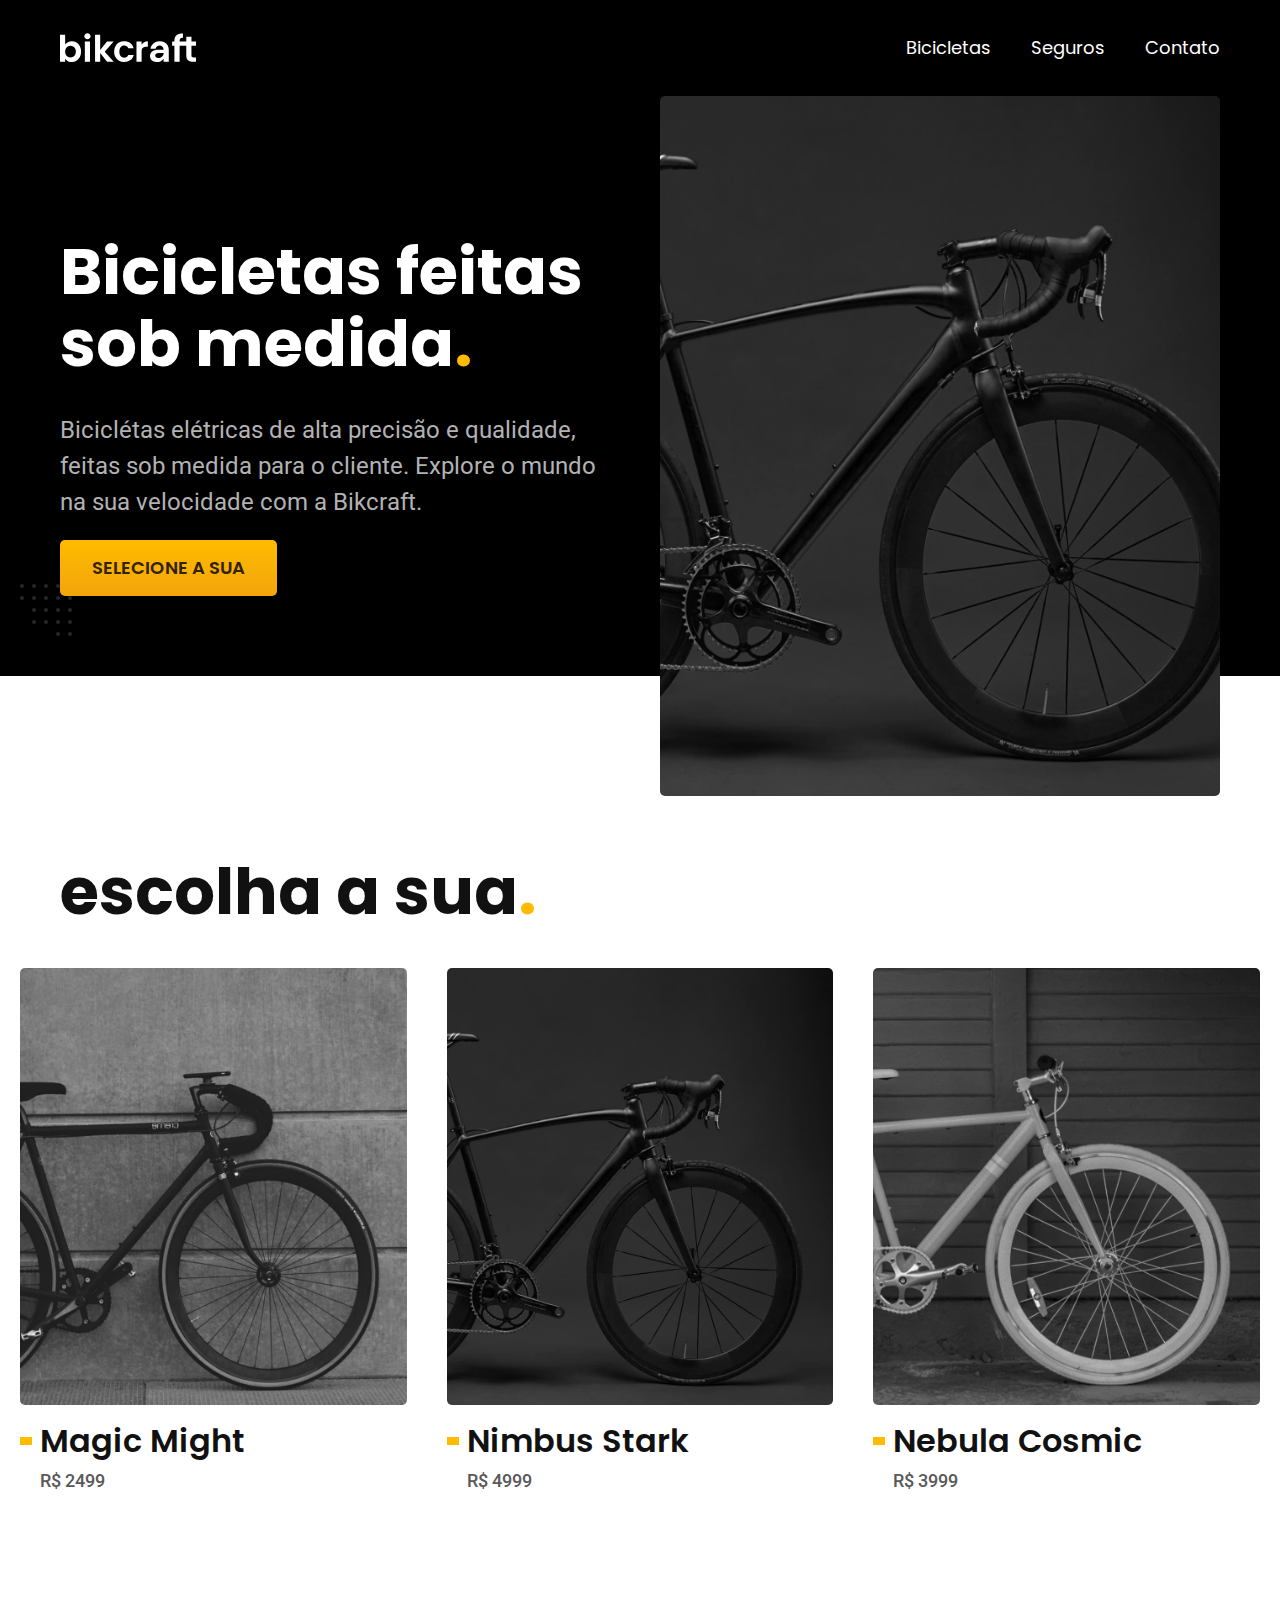
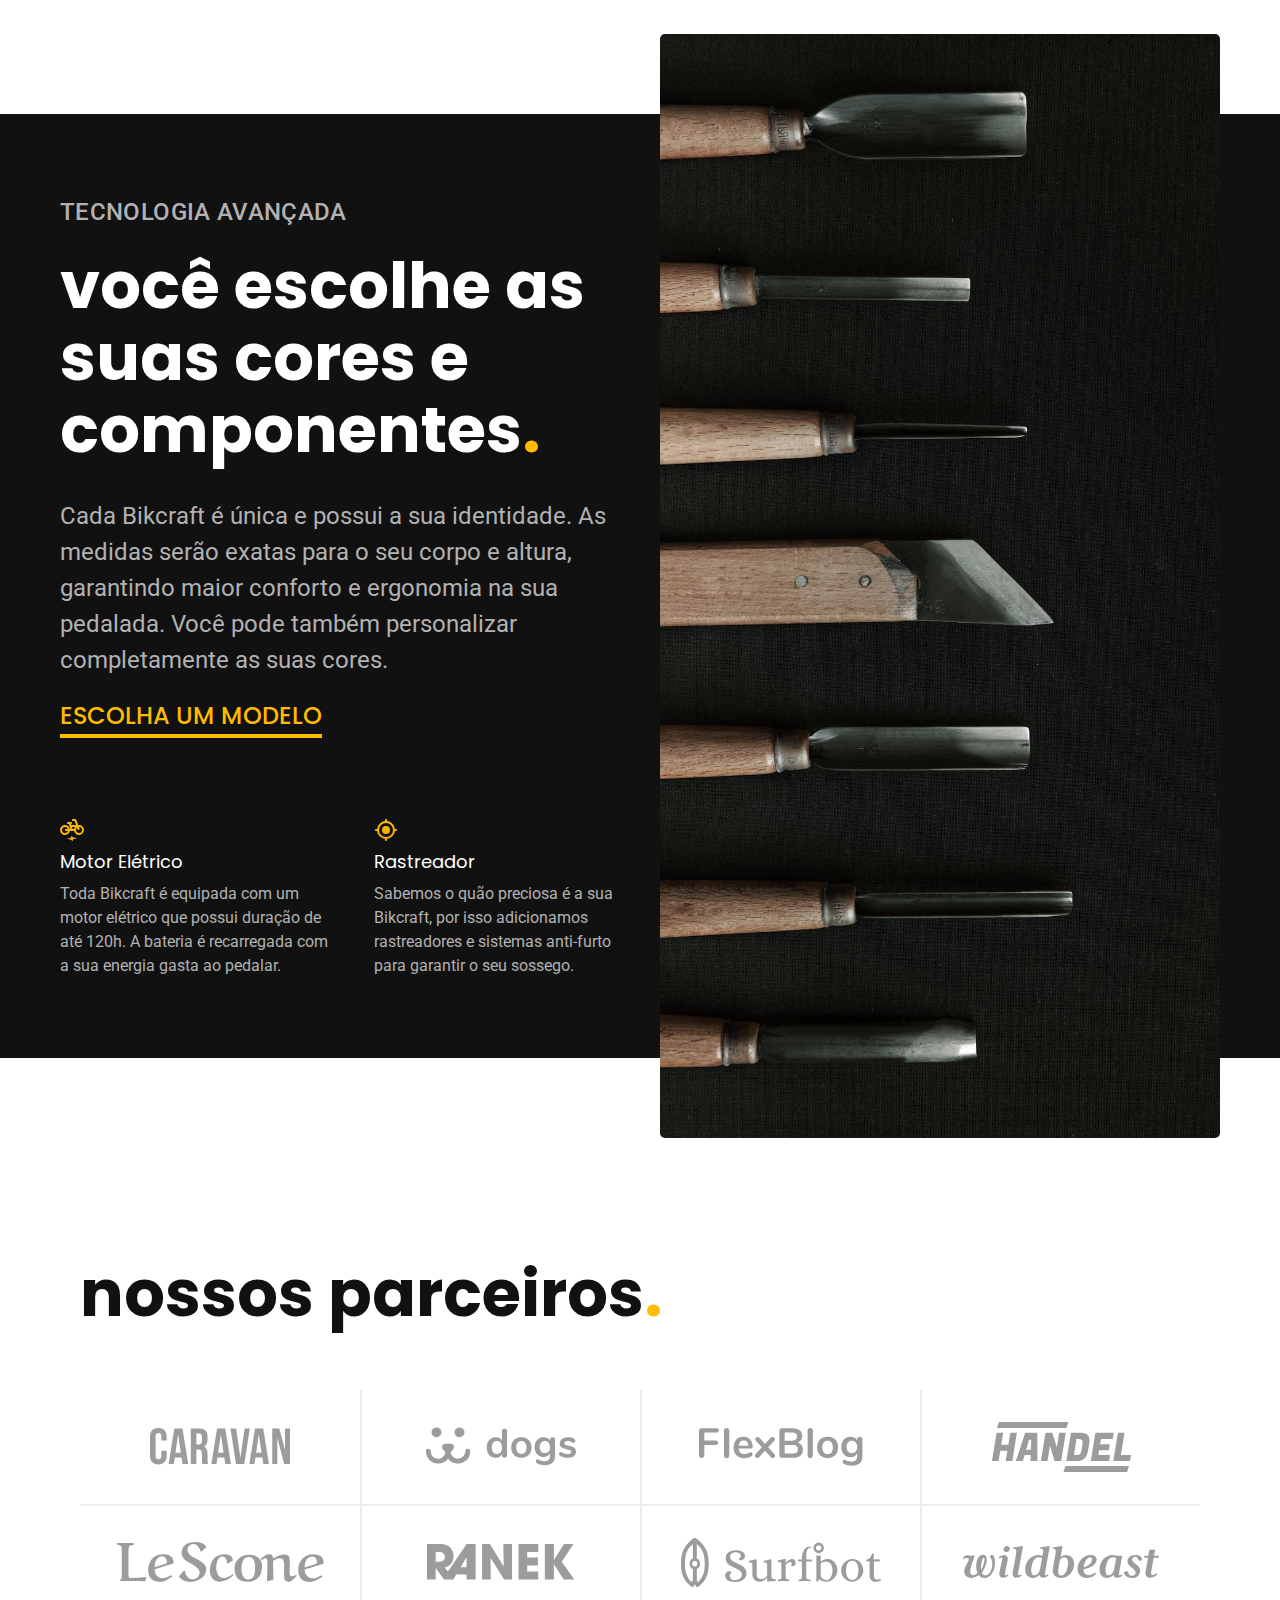
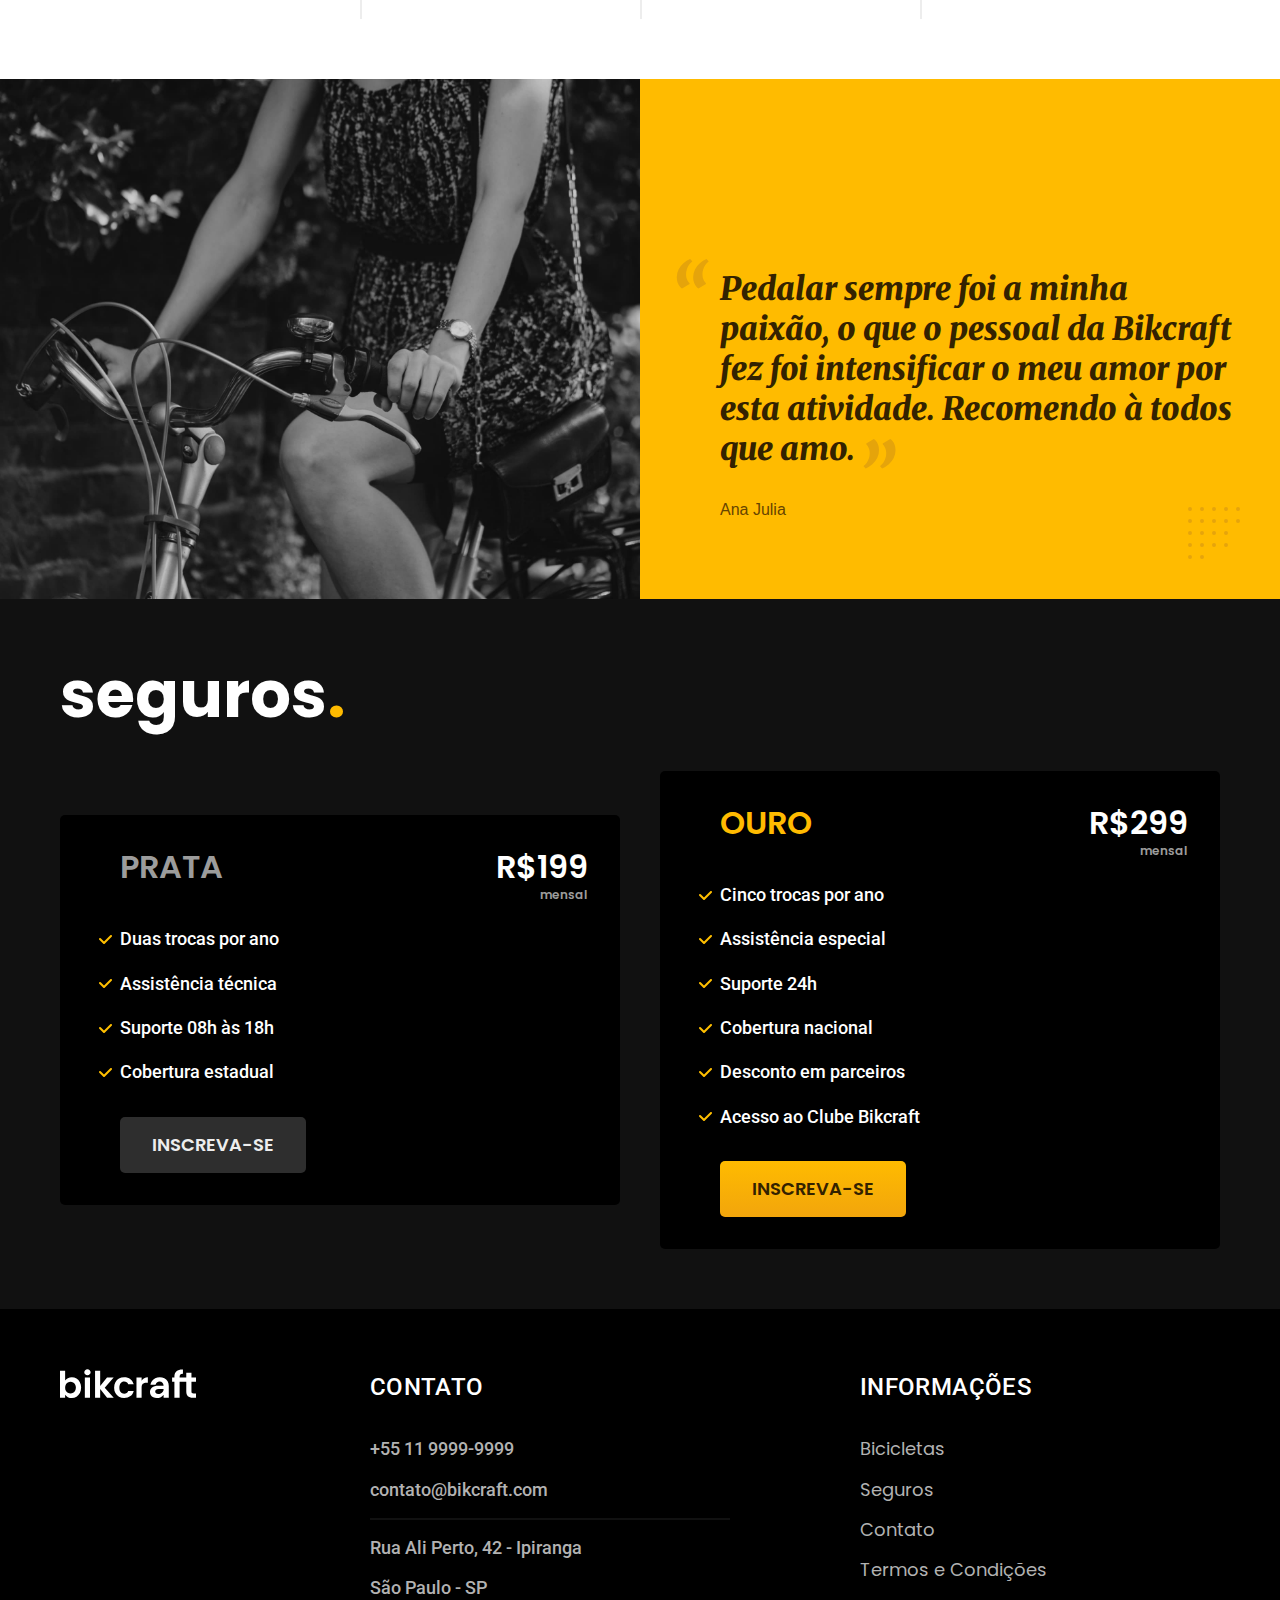
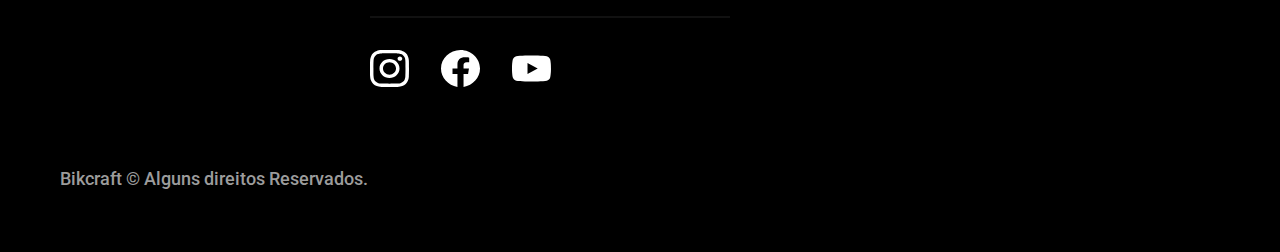
<file: index.html>
<!DOCTYPE html>
<html lang="pt-br">

<head>
  <title>Bikcraft - Bicicletas Elétricas</title>
  <meta charset="UTF-8">
  <meta name="description" content="Biciclétas elétricas de alta precisão e qualidade, feitas sob medida para o cliente. Explore o mundo na sua velocidade com a Bikcraft">
  <meta name="viewport" content="width=device-width, initial-scale=1.0">

  <link rel="icon" href="./favcom.svg" type="img/svg+xml">
  <link rel="preload" href="./css/style.min.css" as="style">
  <link rel="stylesheet" href="./css/style.min.css">

  <link rel="preconnect" href="https://fonts.googleapis.com">
  <link rel="preconnect" href="https://fonts.gstatic.com" crossorigin>
  <link href="https://fonts.googleapis.com/css2?family=Merriweather:ital,wght@1,900&family=Poppins:wght@400;600&family=Roboto:wght@400;500&display=swap" rel="stylesheet">

  <script>
    document.documentElement.classList.add('js');
  </script>
</head>

<body>

  <header class="header-bg">
    <div class="header container">
      <a href="./"><img src="./Bikcraft_arquivos/img/svg_Bikcraft.svg" width="136" height="30" alt="Bikcraft">
      </a>
      <nav aria-label="primaria">
        <ul class="header-menu font-1-m cor-0">
          <li><a href="./bicicletas.html">Bicicletas</a></li>
          <li><a href="./seguros.html">Seguros</a></li>
          <li><a href="./contato.html">Contato</a></li>
        </ul>
      </nav>
    </div>
  </header>

  <main class="introducao-bg">
    <div class="introducao container">
      <div class="introducao-container">
        <h1 class="font-1-xxl cor-0 fadeInDown" data-anime="200">Bicicletas feitas sob medida<span class="cor-p1">.</span></h1>
        <p class="font-2-l cor-5 fadeInDown" data-anime="400">Biciclétas elétricas de alta precisão e qualidade, feitas sob medida para o cliente. Explore o mundo na sua velocidade com a Bikcraft.</p>
        <a class="botao fadeInDown" data-anime="600" href="./bicicletas.html">selecione a sua</a>
      </div>
      <picture class="fadeInDown" data-anime="800">
        <source media="(max-width: 800px)" srcset="./Bikcraft_arquivos/img/bicicleta/nimbus.jpg">
        <img src="./Bikcraft_arquivos/img/fotos/introducao.jpg" width="1280" height="1600" alt="bicicleta elétrica preta">
      </picture>
    </div>
  </main>

  <article class="bicicleta-lista">
    <h2 class="container font-1-xxl">escolha a sua<span class="cor-p1">.</span></h2>

    <ul>
      <a href="./bicicletas/magic.html">
        <li><img src="./Bikcraft_arquivos/img/bicicletas/magic.jpg" width="920" height="1040" alt="Bicicleta preta">
          <h3 class="font-1-xl">Magic Might</h3>
          <span class="font-2-m cor-8">R$ 2499</span>
        </li>
      </a>
      <a href="./bicicletas/nimbus.html">
        <li><img src="./Bikcraft_arquivos/img/bicicletas/nimbus.jpg" width="920" height="1040" alt="Bicicleta preta">
          <h3 class="font-1-xl">Nimbus Stark</h3>
          <span class="font-2-m cor-8">R$ 4999</span>
        </li>
      </a>
      <a href="./bicicletas/nebula.html">
        <li><img src="./Bikcraft_arquivos/img/bicicletas/nebula.jpg" width="920" height="1040" alt="Bicicleta preta">
          <h3 class="font-1-xl">Nebula Cosmic</h3>
          <span class="font-2-m cor-8">R$ 3999</span>
        </li>
      </a>
    </ul>
  </article>

  <article class="tecnologia-bg">
    <div class="tecnologia container">
      <div class="tecnologia-conteudo">
        <span class="font-2-l-b cor-5">tecnologia avançada</span>
        <h2 class="font-1-xxl cor-0">você escolhe as suas cores e componentes<span class="cor-p1">.</span></h2>
        <p class="font-2-l cor-5">Cada Bikcraft é única e possui a sua identidade. As medidas serão exatas para o seu corpo e altura, garantindo maior conforto e ergonomia na sua pedalada. Você pode também personalizar completamente as suas cores.</p>
        <a class="link" href="./bicicletas.html">escolha um modelo</a>
        <div class="tecnologia-vantagens">
          <div>
            <img src="./Bikcraft_arquivos/img/icones/eletrica.svg" width="24" height="24" alt="">
            <h3 class="font-1-m cor-0">Motor Elétrico</h3>
            <p class="font-2-s cor-5">Toda Bikcraft é equipada com um motor elétrico que possui duração de até 120h. A bateria é recarregada com a sua energia gasta ao pedalar.</p>
          </div>
          <div>
            <img src="./Bikcraft_arquivos/img/icones/rastreador.svg" width="24" height="24" alt="">
            <h3 class="font-1-m cor-0">Rastreador</h3>
            <p class="font-2-s cor-5">Sabemos o quão preciosa é a sua Bikcraft, por isso adicionamos rastreadores e sistemas anti-furto para garantir o seu sossego.</p>
          </div>
        </div>
      </div>
      <div class="tecnologia-imagem">
        <img src="./Bikcraft_arquivos/img/fotos/tecnologia.jpg" width="1280" height="1920" alt="">
      </div>
  </article>

  <section class="parceiros container" aria-label="Nossos Parceiros">
    <h2 class="container font-1-xxl">nossos parceiros<span class="cor-p1">.</span></h2>

    <ul>
      <li><img src="./Bikcraft_arquivos/img/parceiros/caravan.svg" width="140" height="38" alt=""></li>
      <li><img src="./Bikcraft_arquivos/img/parceiros/dogs.svg" width="152" height="39" alt=""></li>
      <li><img src="./Bikcraft_arquivos/img/parceiros/flexblog.svg" width="164" height="38" alt=""></li>
      <li><img src="./Bikcraft_arquivos/img/parceiros/handel.svg" width="139" height="50" alt=""></li>
      <li><img src="./Bikcraft_arquivos/img/parceiros/lescone.svg" width="208" height="41" alt=""></li>
      <li><img src="./Bikcraft_arquivos/img/parceiros/ranek.svg" width="148" height="36" alt=""></li>
      <li><img src="./Bikcraft_arquivos/img/parceiros/surfbot.svg" width="200" height="49" alt=""></li>
      <li><img src="./Bikcraft_arquivos/img/parceiros/wildbeast.svg" width="196" height="34" alt=""></li>
    </ul>
  </section>

  <section class="depoimento" aria-label="depoimento">
    <div><img src="./Bikcraft_arquivos/img/fotos/depoimento.jpg" width="1880" height="1528" alt="Pessoa pedalando em uma Bikcraft"></div>
    <div class="depoimento-conteudo">
      <blockquote class="font-1-xl cor-p5">
        <p>Pedalar sempre foi a minha paixão, o que o pessoal da Bikcraft fez foi intensificar o meu amor por esta atividade. Recomendo à todos que amo.</p>
      </blockquote>
      <span class="font1-m-b cor-p4">Ana Julia</span>
  </section>

  <article class="seguros-bg">
    <div class="seguros container">
      <h2 class="font-1-xxl cor-0">seguros<span class="cor-p1">.</span></h2>
      <div class="seguros-item">
        <h3 class="font-1-xl cor-6">PRATA</h3>
        <span class="font-1-xl cor-0">R$199 <span class="font-1-xs cor-6">mensal</span></span>
        <ul class="font-2-m cor-0">
          <li>Duas trocas por ano</li>
          <li>Assistência técnica</li>
          <li>Suporte 08h às 18h</li>
          <li>Cobertura estadual</li>
        </ul>
        <a class="botao secundario" href="./orcamento.html">Inscreva-se</a>
      </div>
      <div class="seguros-item">
        <h3 class="font-1-xl cor-p1">OURO</h3>
        <span class="font-1-xl cor-0">R$299 <span class="font-1-xs cor-6">mensal</span></span>
        <ul class="font-2-m cor-0">
          <li>Cinco trocas por ano</li>
          <li>Assistência especial</li>
          <li>Suporte 24h</li>
          <li>Cobertura nacional</li>
          <li>Desconto em parceiros</li>
          <li>Acesso ao Clube Bikcraft</li>
        </ul>
        <a class="botao" href="./orcamento.html">Inscreva-se</a>
      </div>
    </div>
  </article>

  <footer class="footer-bg">
    <div class="footer container">
      <img src="./Bikcraft_arquivos/img/svg_Bikcraft.svg" width="136" height="30" alt="">
      <div class="footer-contato">
        <h3 class="font-2-l-b cor-0">Contato</h3>
        <ul class="font-2-m cor-5">
          <li><a href="tel:+551199999999">+55 11 9999-9999</a></li>
          <li><a href="mailto:contato@bikcraft.com">contato@bikcraft.com</a></li>
          <li>Rua Ali Perto, 42 - Ipiranga</li>
          <li>São Paulo - SP</li>
        </ul>
        <div class="footer-redes">
          <a href="./">
            <img src="./Bikcraft_arquivos/img/Redes/instagram.svg" width="39" height="39" alt="Instagram">
          </a>
          <a href="./">
            <img src="./Bikcraft_arquivos/img/Redes/facebook.svg" width="39" height="39" alt="Facebook">
          </a>
          <a href="./">
            <img src="./Bikcraft_arquivos/img/Redes/youtube.svg" width="39" height="39" alt="Youtube">
          </a>
        </div>
      </div>
      <div class="footer-informacoes">
        <h3 class="font-2-l-b cor-0">Informações</h3>
        <nav>
          <ul class="font-1-m cor-5">
            <li><a href="./bicicletas.html">Bicicletas</a></li>
            <li><a href="./seguros.html">Seguros</a></li>
            <li><a href="./contato.html">Contato</a></li>
            <li><a href="./termos.html">Termos e Condições</a></li>
          </ul>
        </nav>
      </div>
      <p class="footer-copy font-2-m cor-6">Bikcraft © Alguns direitos Reservados.</p>
    </div>
  </footer>
  <script src="./js/plugins/simple-anime.js"></script>
  <script src="./js/script.js"></script>
</body>

</html>
</file>
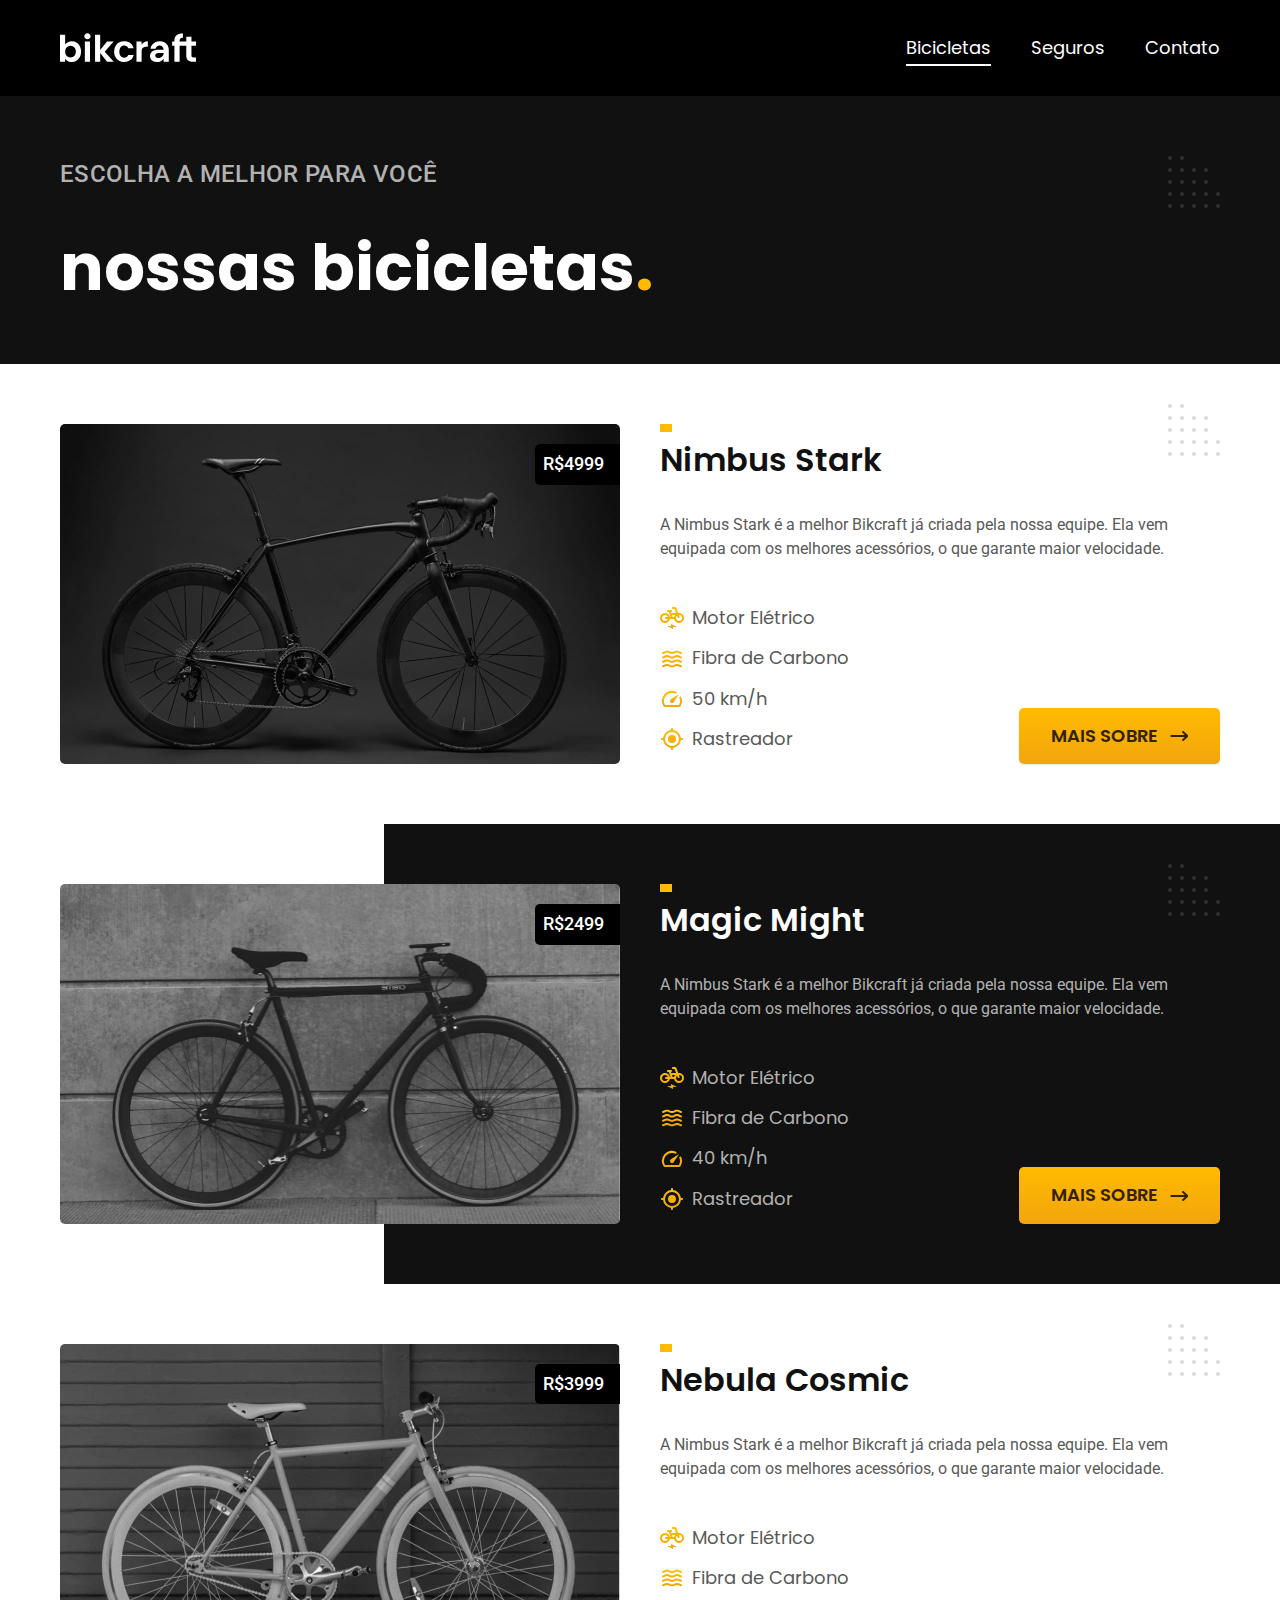
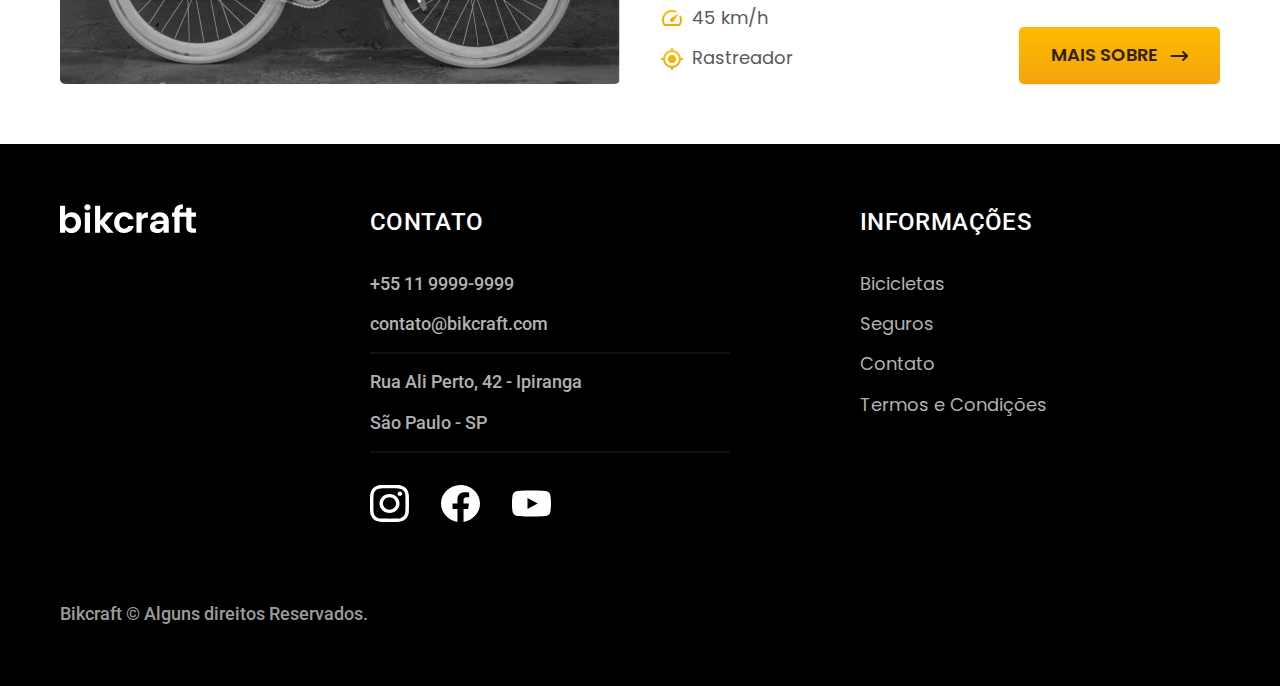
<file: bicicletas.html>
<!DOCTYPE html>
<html lang="pt-br">

<head>
  <title>Termos e Condições | Bikcraft</title>
  <meta charset="UTF-8">
  <meta name="description" content="Termos e Descrições">
  <meta name="viewport" content="width=device-width, initial-scale=1.0">

  <link rel="icon" href="./favcom.svg" type="img/svg+xml">
  <link rel="preload" href="./css/style.min.css" as="style">
  <link rel="stylesheet" href="./css/style.min.css">

  <link rel="preconnect" href="https://fonts.googleapis.com">
  <link rel="preconnect" href="https://fonts.gstatic.com" crossorigin>
  <link href="https://fonts.googleapis.com/css2?family=Merriweather:ital,wght@1,900&family=Poppins:wght@400;600&family=Roboto:wght@400;500&display=swap" rel="stylesheet">
  <script>
    document.documentElement.classList.add('js');
  </script>
</head>

<body id="" bicicletas>

  <header class="header-bg">
    <div class="header container">
      <a href="./index.html"><img src="./Bikcraft_arquivos/img/svg_Bikcraft.svg" width="136" height="30" alt="Bikcraft">
      </a>
      <nav aria-label="primaria">
        <ul class="header-menu font-1-m cor-0">
          <li><a href="./bicicletas.html">Bicicletas</a></li>
          <li><a href="./seguros.html">Seguros</a></li>
          <li><a href="./contato.html">Contato</a></li>
        </ul>
      </nav>
    </div>
  </header>

  <main>
    <div class="titulo-bg">
      <div class="titulo container">
        <p class="font-2-l-b cor-5">Escolha a melhor para você</p>
        <h1 class="font-1-xxl cor-0">nossas bicicletas<span class="cor-p1">.</span></h1>
      </div>
    </div>


    <div class="bicicletas container">
      <div class="bicicletas-imagem">
        <img src="./Bikcraft_arquivos/img/bicicleta/nimbus.jpg" width="1120" height="680" alt="Bicicleta Preta">
        <span class="font-2-m cor-0">R$4999</span>
      </div>

      <div class="bicicletas-conteudo">
        <h2 class="font-1-xl">Nimbus Stark</h2>
        <p class="font-2-s cor-8">A Nimbus Stark é a melhor Bikcraft já criada pela nossa equipe. Ela vem equipada com os melhores acessórios, o que garante maior velocidade.</p>
        <ul class="font-1-m cor-8">
          <li>
            <img src="./Bikcraft_arquivos/img/icones/eletrica.svg" alt="">Motor Elétrico
          </li>
          <li>
            <img src="./Bikcraft_arquivos/img/icones/carbono.svg" alt="">Fibra de Carbono
          </li>
          <li>
            <img src="./Bikcraft_arquivos/img/icones/velocidade.svg" alt="">50 km/h
          </li>
          <li>
            <img src="./Bikcraft_arquivos/img/icones/rastreador.svg" alt="">Rastreador
          </li>
        </ul>
        <a href="./bicicletas/nimbus.html" class="botao seta">Mais Sobre</a>
      </div>
    </div>



    <div class="bicicletas-bg">
      <div class="bicicletas container">
        <div class="bicicletas-imagem">
          <img src="./Bikcraft_arquivos/img/bicicleta/magic.jpg" width="1120" height="680" alt="Bicicleta Preta">
          <span class="font-2-m cor-0">R$2499</span>
        </div>

        <div class="bicicletas-conteudo">
          <h2 class="font-1-xl cor-0">Magic Might</h2>
          <p class="font-2-s cor-5">A Nimbus Stark é a melhor Bikcraft já criada pela nossa equipe. Ela vem equipada com os melhores acessórios, o que garante maior velocidade.</p>
          <ul class="font-1-m cor-5">
            <li>
              <img src="./Bikcraft_arquivos/img/icones/eletrica.svg" width="32" height="32" alt="">Motor Elétrico
            </li>
            <li>
              <img src="./Bikcraft_arquivos/img/icones/carbono.svg" width="32" height="32" alt="">Fibra de Carbono
            </li>
            <li>
              <img src="./Bikcraft_arquivos/img/icones/velocidade.svg" width="32" height="32" alt="">40 km/h
            </li>
            <li>
              <img src="./Bikcraft_arquivos/img/icones/rastreador.svg" width="32" height="32" alt="">Rastreador
            </li>
          </ul>
          <a href="./bicicletas/magic.html" class="botao seta">Mais Sobre</a>
        </div>
      </div>
    </div>



    <div class="bicicletas container">
      <div class="bicicletas-imagem">
        <img src="./Bikcraft_arquivos/img/bicicleta/nebula.jpg" width="1120" height="680" alt="Bicicleta Preta">
        <span class="font-2-m cor-0">R$3999</span>
      </div>

      <div class="bicicletas-conteudo">
        <h2 class="font-1-xl">Nebula Cosmic</h2>
        <p class="font-2-s cor-8">A Nimbus Stark é a melhor Bikcraft já criada pela nossa equipe. Ela vem equipada com os melhores acessórios, o que garante maior velocidade.</p>
        <ul class="font-1-m cor-8">
          <li>
            <img src="./Bikcraft_arquivos/img/icones/eletrica.svg" width="32" height="32" alt="">Motor Elétrico
          </li>
          <li>
            <img src="./Bikcraft_arquivos/img/icones/carbono.svg" width="32" height="32" alt="">Fibra de Carbono
          </li>
          <li>
            <img src="./Bikcraft_arquivos/img/icones/velocidade.svg" width="32" height="32" alt="">45 km/h
          </li>
          <li>
            <img src="./Bikcraft_arquivos/img/icones/rastreador.svg" width="32" height="32" alt="">Rastreador
          </li>
        </ul>
        <a href="./bicicletas/nebula.html" class="botao seta">Mais Sobre</a>
      </div>
    </div>

  </main>

  <footer class="footer-bg">
    <div class="footer container">
      <img src="./Bikcraft_arquivos/img/svg_Bikcraft.svg" width="136" height="30" alt="">
      <div class="footer-contato">
        <h3 class="font-2-l-b cor-0">Contato</h3>
        <ul class="font-2-m cor-5">
          <li><a href="tel:+551199999999">+55 11 9999-9999</a></li>
          <li><a href="mailto:contato@bikcraft.com">contato@bikcraft.com</a></li>
          <li>Rua Ali Perto, 42 - Ipiranga</li>
          <li>São Paulo - SP</li>
        </ul>
        <div class="footer-redes">
          <a href="./">
            <img src="./Bikcraft_arquivos/img/Redes/instagram.svg" width="39" height="39" alt="Instagram">
          </a>
          <a href="./">
            <img src="./Bikcraft_arquivos/img/Redes/facebook.svg" width="39" height="39" alt="Facebook">
          </a>
          <a href="./">
            <img src="./Bikcraft_arquivos/img/Redes/youtube.svg" width="39" height="39" alt="Youtube">
          </a>
        </div>
      </div>
      <div class="footer-informacoes">
        <h3 class="font-2-l-b cor-0">Informações</h3>
        <nav>
          <ul class="font-1-m cor-5">
            <li><a href="./bicicletas.html">Bicicletas</a></li>
            <li><a href="./seguros.html">Seguros</a></li>
            <li><a href="./contato.html">Contato</a></li>
            <li><a href="./termos.html">Termos e Condições</a></li>
          </ul>
        </nav>
      </div>
      <p class="footer-copy font-2-m cor-6">Bikcraft © Alguns direitos Reservados.</p>
    </div>
  </footer>
  <script src="./js/script.js"></script>
</body>

</html>
</file>
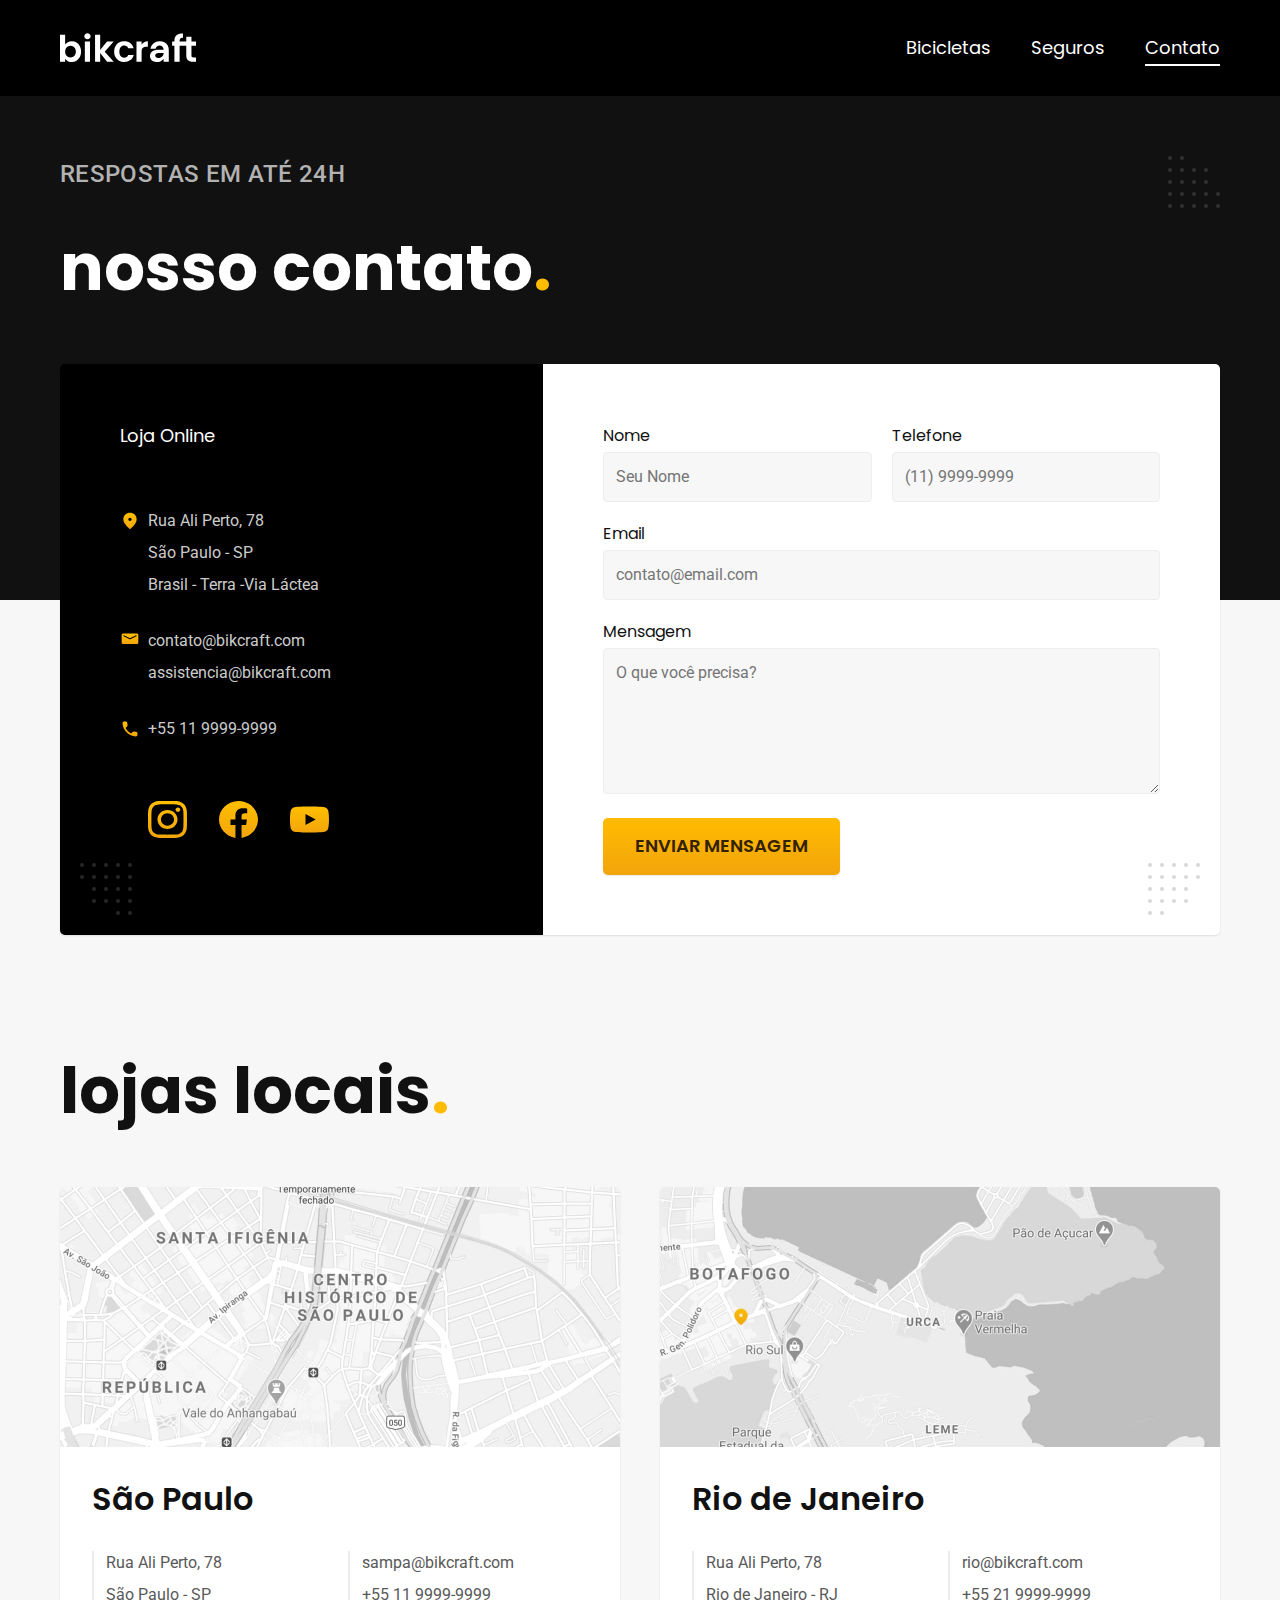
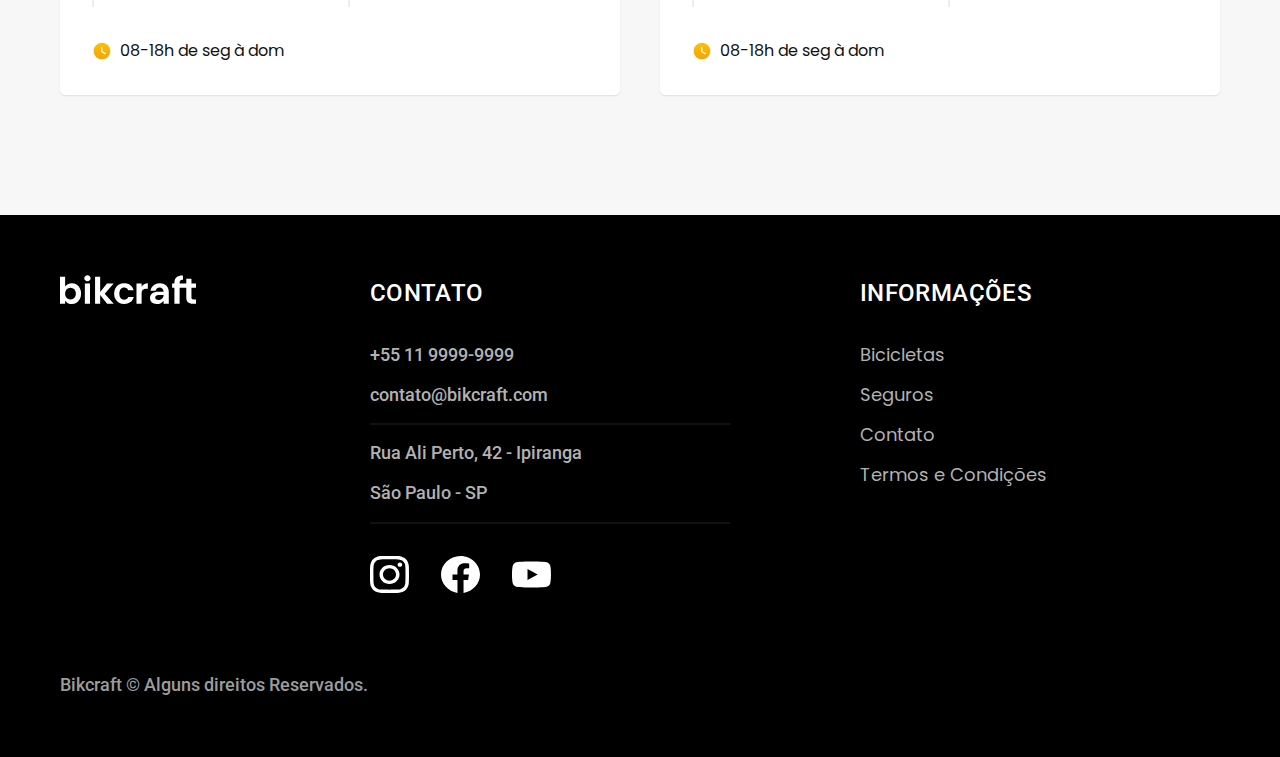
<file: contato.html>
<!DOCTYPE html>
<html lang="pt-br">

<head>
  <title>Contato | Bikcraft</title>
  <meta charset="UTF-8">
  <meta name="description" content="Termos e Descrições">
  <meta name="viewport" content="width=device-width, initial-scale=1.0">

  <link rel="icon" href="./favcom.svg" type="img/svg+xml">
  <link rel="preload" href="./css/style.min.css" as="style">
  <link rel="stylesheet" href="./css/style.min.css">

  <link rel="preconnect" href="https://fonts.googleapis.com">
  <link rel="preconnect" href="https://fonts.gstatic.com" crossorigin>
  <link href="https://fonts.googleapis.com/css2?family=Merriweather:ital,wght@1,900&family=Poppins:wght@400;600&family=Roboto:wght@400;500&display=swap" rel="stylesheet">
  <script>
    document.documentElement.classList.add('js');
  </script>
</head>

<body id="contato">

  <header class="header-bg">
    <div class="header container">
      <a href="./index.html"><img src="./Bikcraft_arquivos/img/svg_Bikcraft.svg" width="136" height="30" alt="Bikcraft">
      </a>
      <nav aria-label="primaria">
        <ul class="header-menu font-1-m cor-0">
          <li><a href="./bicicletas.html">Bicicletas</a></li>
          <li><a href="./seguros.html">Seguros</a></li>
          <li><a href="./contato.html">Contato</a></li>
        </ul>
      </nav>
    </div>
  </header>

  <main>
    <div class="titulo-bg">
      <div class="titulo container">
        <p class="font-2-l-b cor-5">Respostas em até 24h</p>
        <h1 class="font-1-xxl cor-0">nosso contato<span class="cor-p1">.</span></h1>
      </div>
    </div>

    <div class="contato container">
      <section class="contato-dados" aria-label="Endereço">
        <h2 class="font-1-m cor-0">Loja Online</h2>
        <div class="contato-endereco font-2-s cor-4">
          <p>Rua Ali Perto, 78</p>
          <p>São Paulo - SP</p>
          <p>Brasil - Terra -Via Láctea</p>
        </div>
        <address class="contato-meios font-2-s cor-4">
          <a href="mailto:contato@bikcraft.com">contato@bikcraft.com</a>
          <a href="mailto:assistencia@bikcraft.com">assistencia@bikcraft.com</a>
          <a href="tel:+551199999999">+55 11 9999-9999</a>
        </address>
        <div class="contato-redes">
          <a href="./">
            <img src="./Bikcraft_arquivos/img/Redes/instagram-p.svg" width="39" height="39" alt="Instagram">
          </a>
          <a href="./">
            <img src="./Bikcraft_arquivos/img/Redes/facebook-p.svg" width="39" height="39" alt="Facebook">
          </a>
          <a href="./">
            <img src="./Bikcraft_arquivos/img/Redes/youtube-p.svg" width="39" height="39" alt="Youtube">
          </a>
        </div>
      </section>
      <section aria-label="Formulário" class="contato-formulario">
        <form class="form" action="./contato.html">
          <div>
            <label for="nome">Nome</label>
            <input type="text" id="nome" name="nome" placeholder="Seu Nome">
          </div>
          <div>
            <label for="telefone">Telefone</label>
            <input type="text" id="telefone" name="telefone" placeholder="(11) 9999-9999">
          </div>
          <div class="col-2">
            <label for="email">Email</label>
            <input type="text" id="email" name="email" placeholder="contato@email.com">
          </div>
          <div class="col-2">
            <label for="mensagem">Mensagem</label>
            <textarea rows="5" type="text" id="mensagem" name="mensagem" placeholder="O que você precisa?"></textarea>
          </div>
          <button class="botao col-2">Enviar Mensagem</button>
        </form>
      </section>
    </div>
  </main>

  <article class="lojas container">
    <h2 class="font-1-xxl">lojas locais<span class="cor-p1">.</span></h2>
    <div class="lojas-item">
      <img src="./Bikcraft_arquivos/img/lojas/sp.jpg" width="1120" height="520" alt="mapa marcando o endereço em Rua Ali Perto, 78 - São Paulo - SP">
      <div class="lojas-conteudo">
        <h3 class="font-1-xl">São Paulo</h3>
        <div class="lojas-dados font-2-s cor-8">
          <p>Rua Ali Perto, 78</p>
          <p>São Paulo - SP</p>
        </div>
        <div class="lojas-dados font-2-s cor-8">
          <a href="mailto:sampa@bikcraft.com">sampa@bikcraft.com</a>
          <a href="tel:+551199999999">+55 11 9999-9999</a>
        </div>
        <p class="lojas-tempo font-1-s"><img src="./Bikcraft_arquivos/img/icones/horario.svg" width="20" height="20" alt="">08-18h de seg à dom</p>
      </div>
    </div>
    <div class="lojas-item">
      <img src="./Bikcraft_arquivos/img/lojas/rio.jpg" width="1120" height="520" alt="mapa marcando o endereço em Rua Ali Perto, 78 - Rio de Janeiro - RJ">
      <div class="lojas-conteudo">
        <h3 class="font-1-xl">Rio de Janeiro</h3>
        <div class="lojas-dados font-2-s cor-8">
          <p>Rua Ali Perto, 78</p>
          <p>Rio de Janeiro - RJ</p>
        </div>
        <div class="lojas-dados font-2-s cor-8">
          <a href="mailto:rio@bikcraft.com">rio@bikcraft.com</a>
          <a href="tel:+552199999999">+55 21 9999-9999</a>
        </div>
        <p class="lojas-tempo font-1-s"><img src="./Bikcraft_arquivos/img/icones/horario.svg" width="20" height="20" alt="">08-18h de seg à dom</p>
      </div>
    </div>
  </article>

  <footer class="footer-bg">
    <div class="footer container">
      <img src="./Bikcraft_arquivos/img/svg_Bikcraft.svg" width="136" height="30" alt="">
      <div class="footer-contato">
        <h3 class="font-2-l-b cor-0">Contato</h3>
        <ul class="font-2-m cor-5">
          <li><a href="tel:+551199999999">+55 11 9999-9999</a></li>
          <li><a href="mailto:contato@bikcraft.com">contato@bikcraft.com</a></li>
          <li>Rua Ali Perto, 42 - Ipiranga</li>
          <li>São Paulo - SP</li>
        </ul>
        <div class="footer-redes">
          <a href="./">
            <img src="./Bikcraft_arquivos/img/Redes/instagram.svg" width="39" height="39" alt="Instagram">
          </a>
          <a href="./">
            <img src="./Bikcraft_arquivos/img/Redes/facebook.svg" width="39" height="39" alt="Facebook">
          </a>
          <a href="./">
            <img src="./Bikcraft_arquivos/img/Redes/youtube.svg" width="39" height="39" alt="Youtube">
          </a>
        </div>
      </div>
      <div class="footer-informacoes">
        <h3 class="font-2-l-b cor-0">Informações</h3>
        <nav>
          <ul class="font-1-m cor-5">
            <li><a href="./bicicletas.html">Bicicletas</a></li>
            <li><a href="./seguros.html">Seguros</a></li>
            <li><a href="./contato.html">Contato</a></li>
            <li><a href="./termos.html">Termos e Condições</a></li>
          </ul>
        </nav>
      </div>
      <p class="footer-copy font-2-m cor-6">Bikcraft © Alguns direitos Reservados.</p>
    </div>
  </footer>
  <script src="./js/script.js"></script>
</body>

</html>
</file>
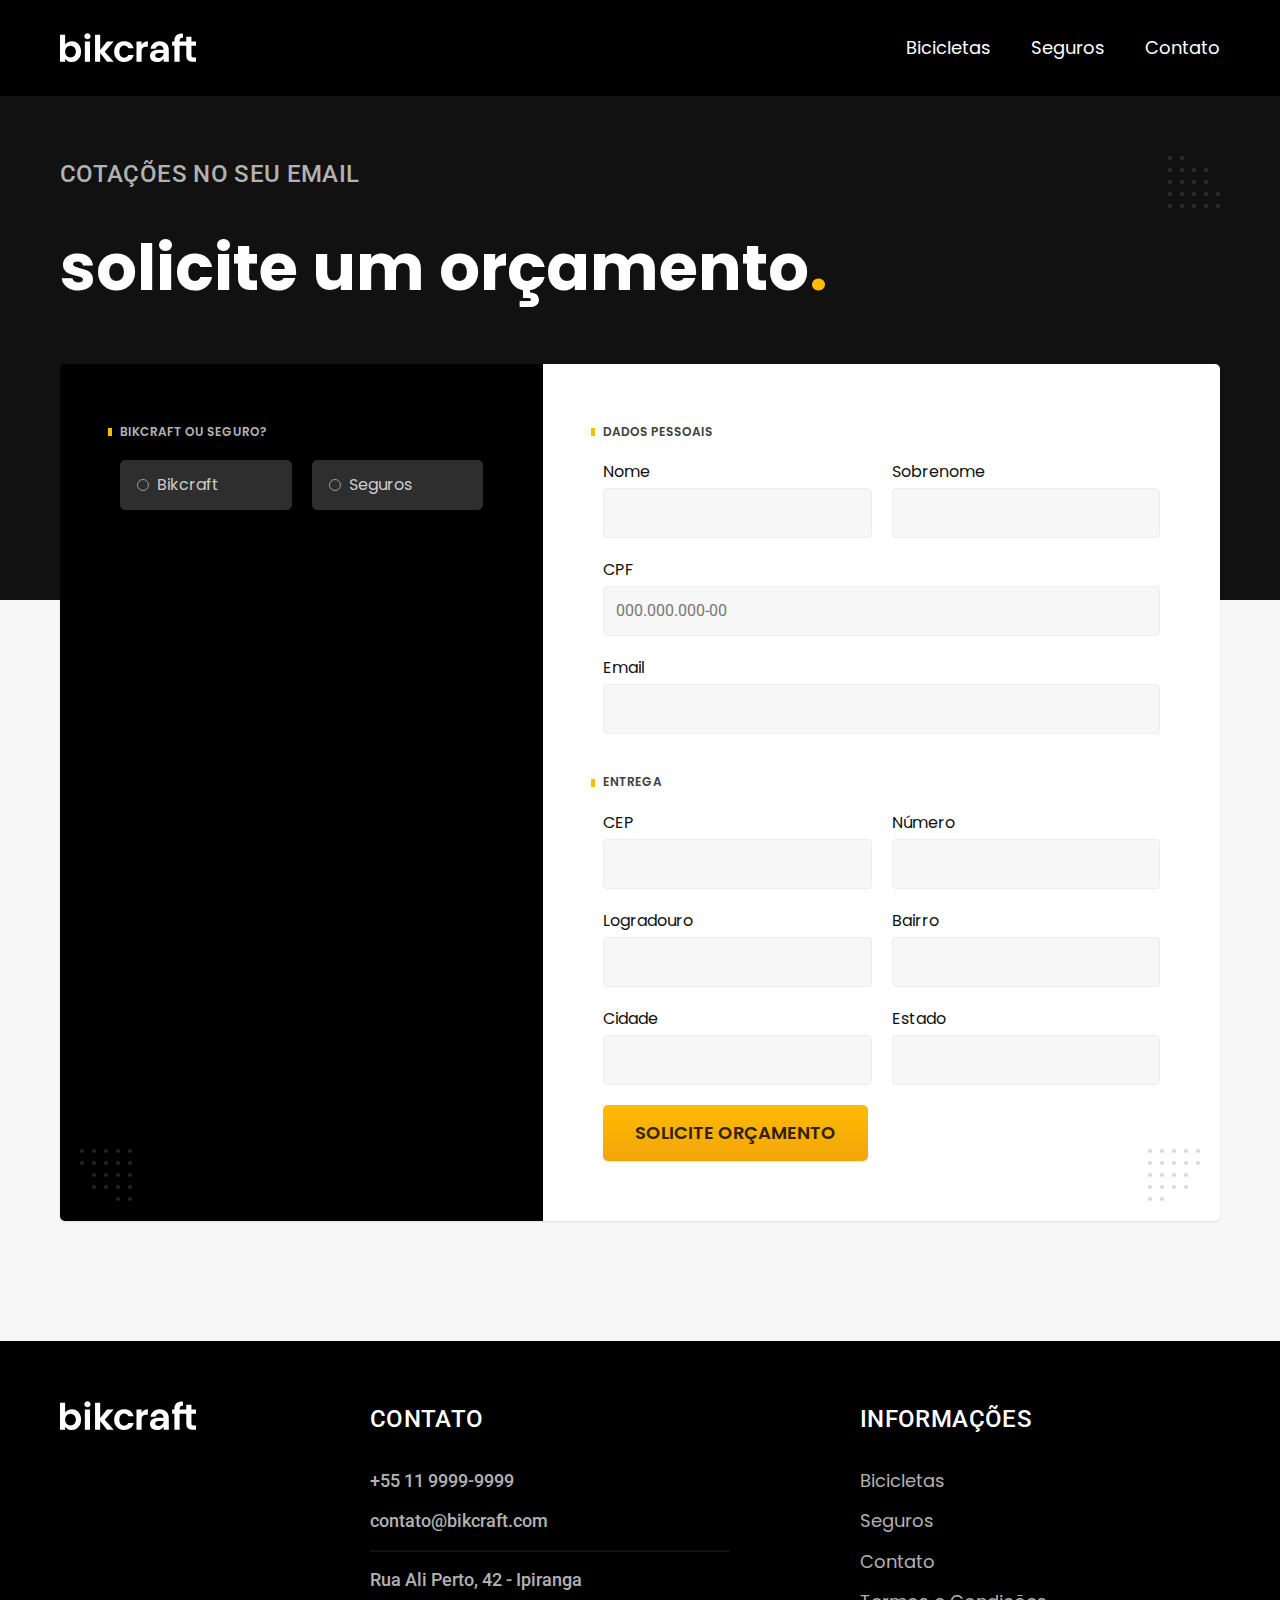
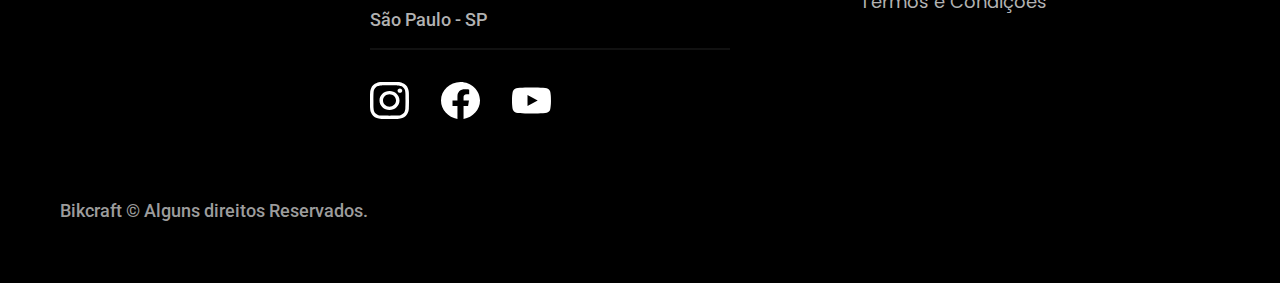
<file: orcamento.html>
<!DOCTYPE html>
<html lang="pt-br">

<head>
  <title>Orçamento | Bikcraft</title>
  <meta charset="UTF-8">
  <meta name="description" content="Termos e Descrições">
  <meta name="viewport" content="width=device-width, initial-scale=1.0">

  <link rel="icon" href="./favcom.svg" type="img/svg+xml">
  <link rel="preload" href="./css/style.min.css" as="style">
  <link rel="stylesheet" href="./css/style.min.css">

  <link rel="preconnect" href="https://fonts.googleapis.com">
  <link rel="preconnect" href="https://fonts.gstatic.com" crossorigin>
  <link href="https://fonts.googleapis.com/css2?family=Merriweather:ital,wght@1,900&family=Poppins:wght@400;600&family=Roboto:wght@400;500&display=swap" rel="stylesheet">
  <script>
    document.documentElement.classList.add('js');
  </script>
</head>

<body id="orcamento">

  <header class="header-bg">
    <div class="header container">
      <a href="./index.html"><img src="./Bikcraft_arquivos/img/svg_Bikcraft.svg" width="136" height="30" alt="Bikcraft">
      </a>
      <nav aria-label="primaria">
        <ul class="header-menu font-1-m cor-0">
          <li><a href="./bicicletas.html">Bicicletas</a></li>
          <li><a href="./seguros.html">Seguros</a></li>
          <li><a href="./contato.html">Contato</a></li>
        </ul>
      </nav>
    </div>
  </header>

  <main>
    <div class="titulo-bg">
      <div class="titulo container">
        <p class="font-2-l-b cor-5">Cotações no seu email</p>
        <h1 class="font-1-xxl cor-0">solicite um orçamento<span class="cor-p1">.</span></h1>
      </div>
    </div>
    <form class="orcamento container" action="./">
      <div class="orcamento-produto">
        <h2 class="font-1-xs cor-5">Bikcraft ou Seguro?</h2>

        <input type="radio" name="tipo" value="bikcraft" id="bikcraft">
        <label for="bikcraft">Bikcraft</label>

        <input type="radio" name="tipo" value="seguro" id="seguro">
        <label for="seguro">Seguros</label>

        <div class="orcamento-conteudo" id="orcamento-bikcraft">
          <h2 class="font-1-xs cor-5">Escolha a sua</h2>

          <input type="radio" name="produto" value="nimbus" id="nimbus">
          <label for="nimbus">Nimbus Stark <span>R$ 4999</span></label>
          <div class="orcamento-detalhes">
            <ul class="font-1-xs cor-8">
              <li><img src="./Bikcraft_arquivos/img/icones/eletrica.svg" width="32" height="32" alt="">Motor Elétrico</li>
              <li><img src="./Bikcraft_arquivos/img/icones/carbono.svg" width="32" height="32" alt="">Fibra de Carbono</li>
              <li><img src="./Bikcraft_arquivos/img/icones/velocidade.svg" width="32" height="32" alt="">50 km/h</li>
              <li><img src="./Bikcraft_arquivos/img/icones/rastreador.svg" width="32" height="32" alt="">Rastreador</li>
            </ul>
            <img src="./Bikcraft_arquivos/img/bicicleta/nimbus.jpg" width="1120" height="680" alt="Bicicleta Preta">
          </div>

          <input type="radio" name="produto" value="magic" id="magic">
          <label for="magic">Magic Might <span>R$ 2499</span></label>
          <div class="orcamento-detalhes">
            <ul class="font-1-xs cor-8">
              <li><img src="./Bikcraft_arquivos/img/icones/eletrica.svg" width="32" height="32" alt="">Motor Elétrico</li>
              <li><img src="./Bikcraft_arquivos/img/icones/carbono.svg" width="32" height="32" alt="">Fibra de Carbono</li>
              <li><img src="./Bikcraft_arquivos/img/icones/velocidade.svg" width="32" height="32" alt="">40 km/h</li>
              <li><img src="./Bikcraft_arquivos/img/icones/rastreador.svg" width="32" height="32" alt="">Rastreador</li>
            </ul>
            <img src="./Bikcraft_arquivos/img/bicicleta/magic.jpg" width="1120" height="680" alt="Magic">
          </div>

          <input type="radio" name="produto" value="nebula" id="nebula">
          <label for="nebula">Nebula Cosmic <span>R$ 3999</span></label>
          <div class="orcamento-detalhes">
            <ul class="font-1-xs cor-8">
              <li><img src="./Bikcraft_arquivos/img/icones/eletrica.svg" width="32" height="32" alt="">Motor Elétrico</li>
              <li><img src="./Bikcraft_arquivos/img/icones/carbono.svg" width="32" height="32" alt="">Fibra de Carbono</li>
              <li><img src="./Bikcraft_arquivos/img/icones/velocidade.svg" width="32" height="32" alt="">45 km/h</li>
              <li><img src="./Bikcraft_arquivos/img/icones/rastreador.svg" width="32" height="32" alt="">Rastreador</li>
            </ul>
            <img src="./Bikcraft_arquivos/img/bicicleta/nebula.jpg" width="1120" height="680" alt="Bicicleta Branca">
          </div>
        </div>

        <div class="orcamento-conteudo" id="orcamento-seguro">
          <h2 class="font-1-xs cor-5">Escolha o plano</h2>
          <input type="radio" name="produto" value="prata" id="prata">
          <label for="prata">Prata
            <span>R$ 199</span></label>

          <input type="radio" name="produto" value="ouro" id="ouro">
          <label for="ouro">Ouro <span>R$ 299</span></label>
        </div>

      </div>
      <div class="orcamento-dados form">
        <h2 class="font-1-xs cor-9 col-2">dados pessoais</h2>
        <div>
          <label for="nome">Nome</label>
          <input type="text" id="nome" name="nome">
        </div>

        <div>
          <label for="sobrenome">Sobrenome</label>
          <input type="text" id="sobrenome" name="sobrenome">
        </div>

        <div class="col-2">
          <label for="cpf">CPF</label>
          <input type="text" id="cpf" name="cpf" placeholder="000.000.000-00">
        </div>

        <div class="col-2">
          <label for="email">Email</label>
          <input type="email" id="email" name="email">
        </div>
        <h2 class="font-1-xs cor-9 col-2">entrega</h2>
        <div>
          <label for="cep">CEP</label>
          <input type="text" id="cep" name="cep">
        </div>

        <div>
          <label for="numero">Número</label>
          <input type="text" id="numero" name="numero">
        </div>

        <div>
          <label for="logradouro">Logradouro</label>
          <input type="text" id="logradouro" name="logradouro">
        </div>

        <div>
          <label for="bairro">Bairro</label>
          <input type="text" id="bairro" name="bairro">
        </div>

        <div>
          <label for="cidade">Cidade</label>
          <input type="text" id="cidade" name="cidade">
        </div>

        <div>
          <label for="estado">Estado</label>
          <input type="text" id="estado" name="estado">
        </div>
        <button class="botao col-2">Solicite orçamento</button>
      </div>

    </form>
  </main>

  <footer class="footer-bg">
    <div class="footer container">
      <img src="./Bikcraft_arquivos/img/svg_Bikcraft.svg" width="136" height="30" alt="">
      <div class="footer-contato">
        <h3 class="font-2-l-b cor-0">Contato</h3>
        <ul class="font-2-m cor-5">
          <li><a href="tel:+551199999999">+55 11 9999-9999</a></li>
          <li><a href="mailto:contato@bikcraft.com">contato@bikcraft.com</a></li>
          <li>Rua Ali Perto, 42 - Ipiranga</li>
          <li>São Paulo - SP</li>
        </ul>
        <div class="footer-redes">
          <a href="./">
            <img src="./Bikcraft_arquivos/img/Redes/instagram.svg" width="39" height="39" alt="Instagram">
          </a>
          <a href="./">
            <img src="./Bikcraft_arquivos/img/Redes/facebook.svg" width="39" height="39" alt="Facebook">
          </a>
          <a href="./">
            <img src="./Bikcraft_arquivos/img/Redes/youtube.svg" width="39" height="39" alt="Youtube">
          </a>
        </div>
      </div>
      <div class="footer-informacoes">
        <h3 class="font-2-l-b cor-0">Informações</h3>
        <nav>
          <ul class="font-1-m cor-5">
            <li><a href="./bicicletas.html">Bicicletas</a></li>
            <li><a href="./seguros.html">Seguros</a></li>
            <li><a href="./contato.html">Contato</a></li>
            <li><a href="./termos.html">Termos e Condições</a></li>
          </ul>
        </nav>
      </div>
      <p class="footer-copy font-2-m cor-6">Bikcraft © Alguns direitos Reservados.</p>
    </div>
  </footer>
  <script src="./js/script.js"></script>
</body>

</html>
</file>
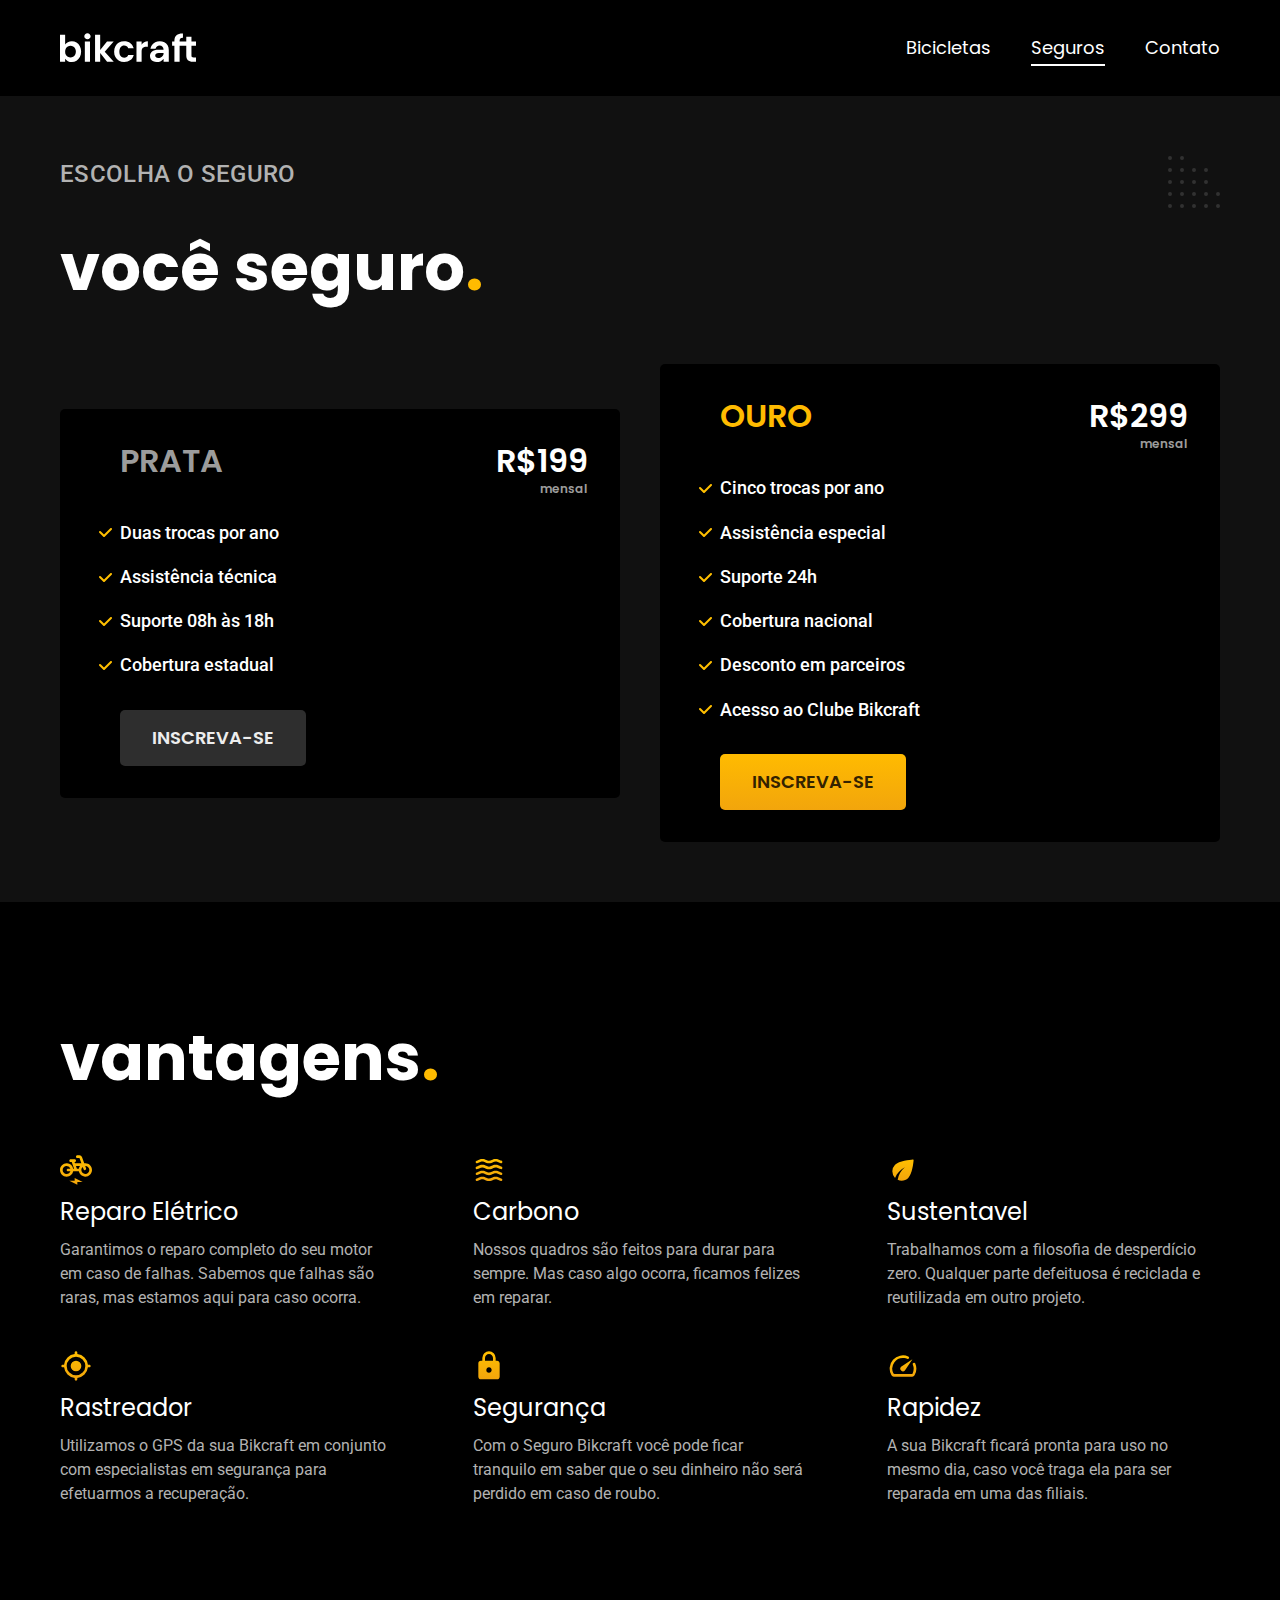
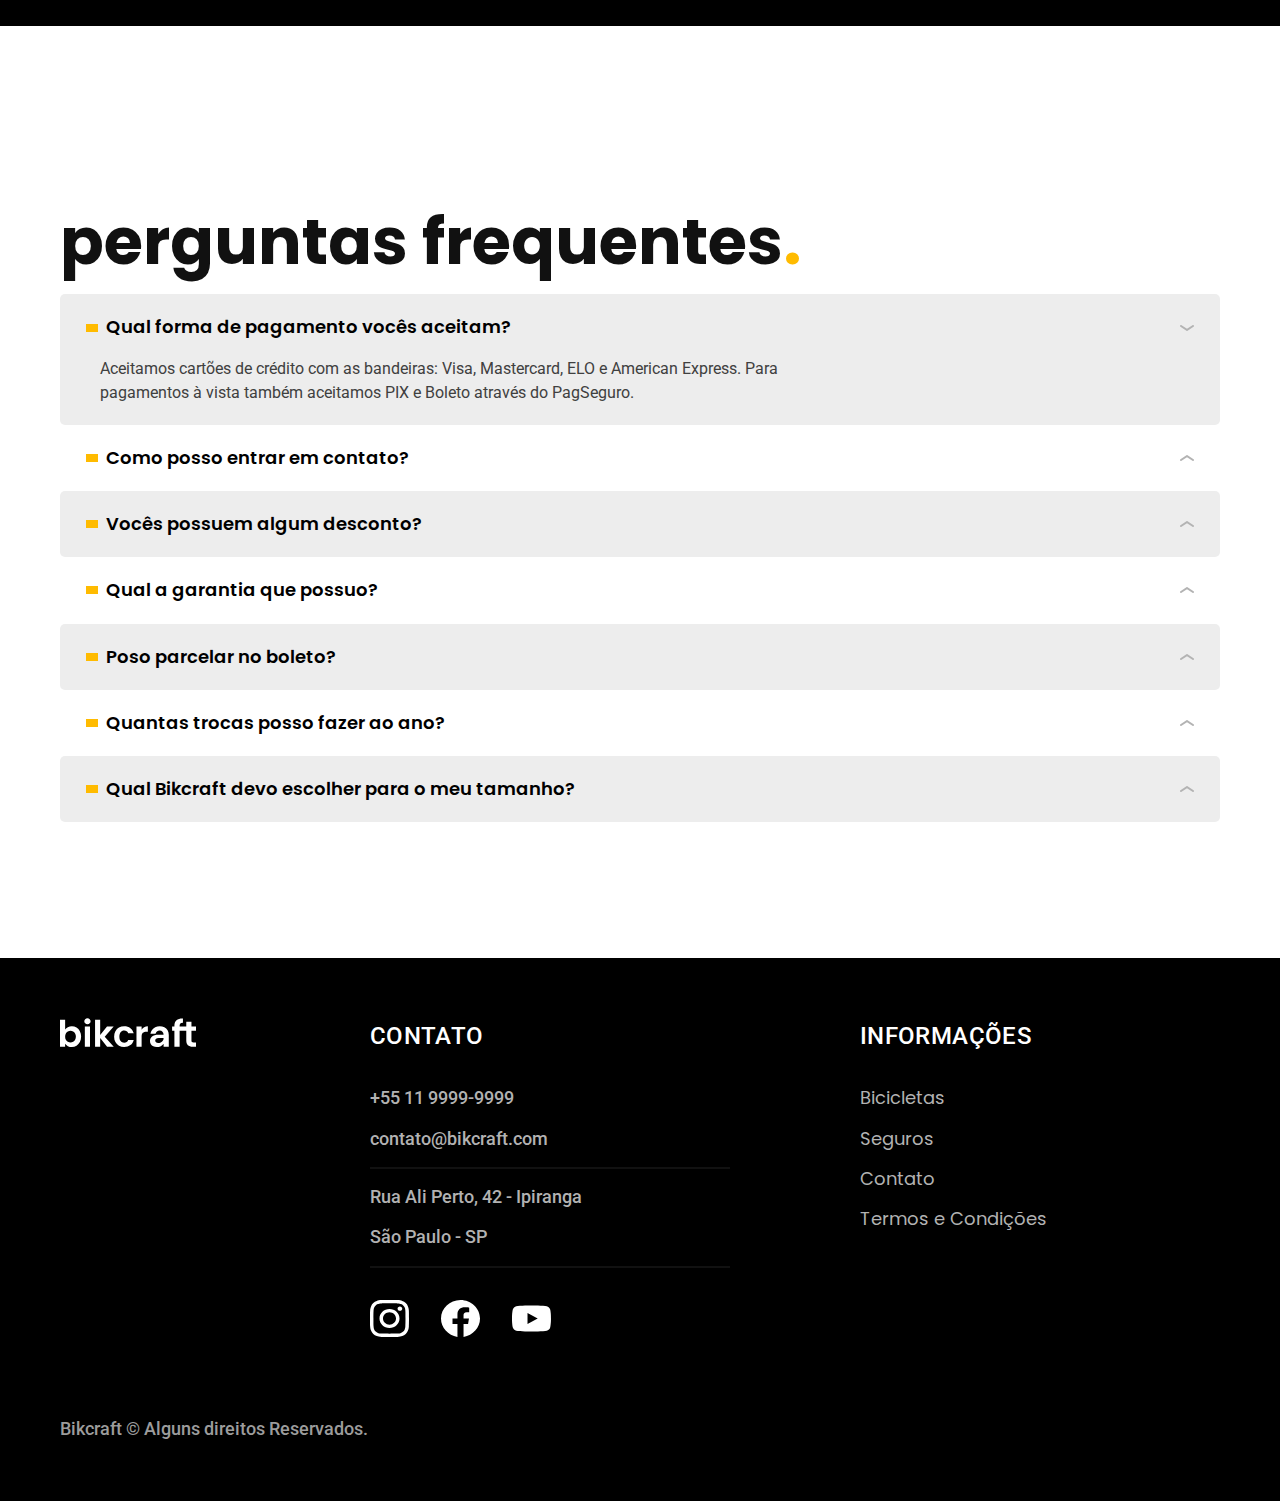
<file: seguros.html>
<!DOCTYPE html>
<html lang="pt-br">

<head>
  <title>Termos e Condições | Bikcraft</title>
  <meta charset="UTF-8">
  <meta name="description" content="Termos e Descrições">
  <meta name="viewport" content="width=device-width, initial-scale=1.0">

  <link rel="icon" href="./favcom.svg" type="img/svg+xml">
  <link rel="preload" href="./css/style.min.css" as="style">
  <link rel="stylesheet" href="./css/style.min.css">

  <link rel="preconnect" href="https://fonts.googleapis.com">
  <link rel="preconnect" href="https://fonts.gstatic.com" crossorigin>
  <link href="https://fonts.googleapis.com/css2?family=Merriweather:ital,wght@1,900&family=Poppins:wght@400;600&family=Roboto:wght@400;500&display=swap" rel="stylesheet">
  <script>
    document.documentElement.classList.add('js');
  </script>
</head>

<body id="seguros">

  <header class="header-bg">
    <div class="header container">
      <a href="./index.html"><img src="./Bikcraft_arquivos/img/svg_Bikcraft.svg" width="136" height="30" alt="Bikcraft">
      </a>
      <nav aria-label="primaria">
        <ul class="header-menu font-1-m cor-0">
          <li><a href="./bicicletas.html">Bicicletas</a></li>
          <li><a href="./seguros.html">Seguros</a></li>
          <li><a href="./contato.html">Contato</a></li>
        </ul>
      </nav>
    </div>
  </header>

  <main class="seguros-bg">
    <div class="titulo-bg">
      <div class="titulo container">
        <p class="font-2-l-b cor-5">Escolha o seguro</p>
        <h1 class="font-1-xxl cor-0">você seguro<span class="cor-p1">.</span></h1>
      </div>
    </div>

    <div class="seguros container fadeInLeft" data-anime="400">
      <div class="seguros-item">
        <h3 class="font-1-xl cor-6">PRATA</h3>
        <span class="font-1-xl cor-0">R$199 <span class="font-1-xs cor-6">mensal</span></span>
        <ul class="font-2-m cor-0">
          <li>Duas trocas por ano</li>
          <li>Assistência técnica</li>
          <li>Suporte 08h às 18h</li>
          <li>Cobertura estadual</li>
        </ul>
        <a class="botao secundario" href="./orcamento.html?tipo=seguro&produto=prata">Inscreva-se</a>
      </div>
      <div class="seguros-item fadeInRight" data-anime="600">
        <h3 class="font-1-xl cor-p1">OURO</h3>
        <span class="font-1-xl cor-0">R$299 <span class="font-1-xs cor-6">mensal</span></span>
        <ul class="font-2-m cor-0">
          <li>Cinco trocas por ano</li>
          <li>Assistência especial</li>
          <li>Suporte 24h</li>
          <li>Cobertura nacional</li>
          <li>Desconto em parceiros</li>
          <li>Acesso ao Clube Bikcraft</li>
        </ul>
        <a class="botao" href="./orcamento.html?tipo=seguro&produto=ouro">Inscreva-se</a>
      </div>
    </div>
  </main>

  <article class="vantagens-bg">
    <div class="vantagens container">
      <h2 class="font-1-xxl cor-0">vantagens<span class="cor-p1">.</span></h2>
      <ul>
        <li>
          <img src="./Bikcraft_arquivos/img/icones/eletrica.svg" alt="" width="32" height="32">
          <h3 class="font-1-l cor-0">Reparo Elétrico</h3>
          <p class="font-2-s cor-5">Garantimos o reparo completo do seu motor em caso de falhas. Sabemos que falhas são raras, mas estamos aqui para caso ocorra.</p>
        </li>
        <li>
          <img src="./Bikcraft_arquivos/img/icones/carbono.svg" alt="" width="32" height="32">
          <h3 class="font-1-l cor-0">Carbono</h3>
          <p class="font-2-s cor-5">Nossos quadros são feitos para durar para sempre. Mas caso algo ocorra, ficamos felizes em reparar.</p>
        </li>
        <li>
          <img src="./Bikcraft_arquivos/img/icones/sustentavel.svg" alt="" width="32" height="32">
          <h3 class="font-1-l cor-0">Sustentavel</h3>
          <p class="font-2-s cor-5">Trabalhamos com a filosofia de desperdício zero. Qualquer parte defeituosa é reciclada e reutilizada em outro projeto.</p>
        </li>
        <li>
          <img src="./Bikcraft_arquivos/img/icones/rastreador.svg" alt="" width="32" height="32">
          <h3 class="font-1-l cor-0">Rastreador</h3>
          <p class="font-2-s cor-5">Utilizamos o GPS da sua Bikcraft em conjunto com especialistas em segurança para efetuarmos a recuperação.</p>
        </li>
        <li>
          <img src="./Bikcraft_arquivos/img/icones/seguro.svg" alt="" width="32" height="32">
          <h3 class="font-1-l cor-0">Segurança</h3>
          <p class="font-2-s cor-5">Com o Seguro Bikcraft você pode ficar tranquilo em saber que o seu dinheiro não será perdido em caso de roubo.</p>
        </li>
        <li>
          <img src="./Bikcraft_arquivos/img/icones/velocidade.svg" alt="" width="32" height="32">
          <h3 class="font-1-l cor-0">Rapidez</h3>
          <p class="font-2-s cor-5">A sua Bikcraft ficará pronta para uso no mesmo dia, caso você traga ela para ser reparada em uma das filiais.</p>
        </li>
      </ul>
    </div>
  </article>

  <article class="perguntas container">
    <h2 class="font-1-xxl">perguntas frequentes<span class="cor-p1">.</span></h2>
    <dl>
      <div>
        <dt><button class="font-1-m-b" aria-controls="pergunta1" aria-expanded="true">Qual forma de pagamento vocês aceitam?</button></dt>
        <dd id="pergunta1" class="font-2-s cor-9 ativa">Aceitamos cartões de crédito com as bandeiras: Visa, Mastercard, ELO e American Express. Para pagamentos à vista também aceitamos PIX e Boleto através do PagSeguro.</dd>
      </div>
      <div>
        <dt><button class="font-1-m-b" aria-controls="pergunta2" aria-expanded="false">Como posso entrar em contato?</button></dt>
        <dd id="pergunta2" class="font-2-s cor-9">Aceitamos cartões de crédito com as bandeiras: Visa, Mastercard, ELO e American Express. Para pagamentos à vista também aceitamos PIX e Boleto através do PagSeguro.</dd>
      </div>
      <div>
        <dt><button class="font-1-m-b" aria-controls="pergunta3" aria-expanded="false">Vocês possuem algum desconto?</button></dt>
        <dd id="pergunta3" class="font-2-s cor-9">Aceitamos cartões de crédito com as bandeiras: Visa, Mastercard, ELO e American Express. Para pagamentos à vista também aceitamos PIX e Boleto através do PagSeguro.</dd>
      </div>
      <div>
        <dt><button class="font-1-m-b" aria-controls="pergunta4" aria-expanded="false">Qual a garantia que possuo?</button></dt>
        <dd id="pergunta4" class="font-2-s cor-9">Aceitamos cartões de crédito com as bandeiras: Visa, Mastercard, ELO e American Express. Para pagamentos à vista também aceitamos PIX e Boleto através do PagSeguro.</dd>
      </div>
      <div>
        <dt><button class="font-1-m-b" aria-controls="pergunta5" aria-expanded="false">Poso parcelar no boleto?</button></dt>
        <dd id="pergunta5" class="font-2-s cor-9">Aceitamos cartões de crédito com as bandeiras: Visa, Mastercard, ELO e American Express. Para pagamentos à vista também aceitamos PIX e Boleto através do PagSeguro.</dd>
      </div>
      <div>
        <dt><button class="font-1-m-b" aria-controls="pergunta6" aria-expanded="false">Quantas trocas posso fazer ao ano?</button></dt>
        <dd id="pergunta6" class="font-2-s cor-9">Aceitamos cartões de crédito com as bandeiras: Visa, Mastercard, ELO e American Express. Para pagamentos à vista também aceitamos PIX e Boleto através do PagSeguro.</dd>
      </div>
      <div>
        <dt><button class="font-1-m-b" aria-controls="pergunta7" aria-expanded="false">Qual Bikcraft devo escolher para o meu tamanho?</button></dt>
        <dd id="pergunta7" class="font-2-s cor-9">Aceitamos cartões de crédito com as bandeiras: Visa, Mastercard, ELO e American Express. Para pagamentos à vista também aceitamos PIX e Boleto através do PagSeguro.</dd>
      </div>
    </dl>
  </article>

  <footer class="footer-bg">
    <div class="footer container">
      <img src="./Bikcraft_arquivos/img/svg_Bikcraft.svg" width="136" height="30" alt="">
      <div class="footer-contato">
        <h3 class="font-2-l-b cor-0">Contato</h3>
        <ul class="font-2-m cor-5">
          <li><a href="tel:+551199999999">+55 11 9999-9999</a></li>
          <li><a href="mailto:contato@bikcraft.com">contato@bikcraft.com</a></li>
          <li>Rua Ali Perto, 42 - Ipiranga</li>
          <li>São Paulo - SP</li>
        </ul>
        <div class="footer-redes">
          <a href="./">
            <img src="./Bikcraft_arquivos/img/Redes/instagram.svg" width="39" height="39" alt="Instagram">
          </a>
          <a href="./">
            <img src="./Bikcraft_arquivos/img/Redes/facebook.svg" width="39" height="39" alt="Facebook">
          </a>
          <a href="./">
            <img src="./Bikcraft_arquivos/img/Redes/youtube.svg" width="39" height="39" alt="Youtube">
          </a>
        </div>
      </div>
      <div class="footer-informacoes">
        <h3 class="font-2-l-b cor-0">Informações</h3>
        <nav>
          <ul class="font-1-m cor-5">
            <li><a href="./bicicletas.html">Bicicletas</a></li>
            <li><a href="./seguros.html">Seguros</a></li>
            <li><a href="./contato.html">Contato</a></li>
            <li><a href="./termos.html">Termos e Condições</a></li>
          </ul>
        </nav>
      </div>
      <p class="footer-copy font-2-m cor-6">Bikcraft © Alguns direitos Reservados.</p>
    </div>
  </footer>
  <script src="./js/plugins/simple-anime.js"></script>
  <script src="./js/script.js"></script>
</body>

</html>
</file>
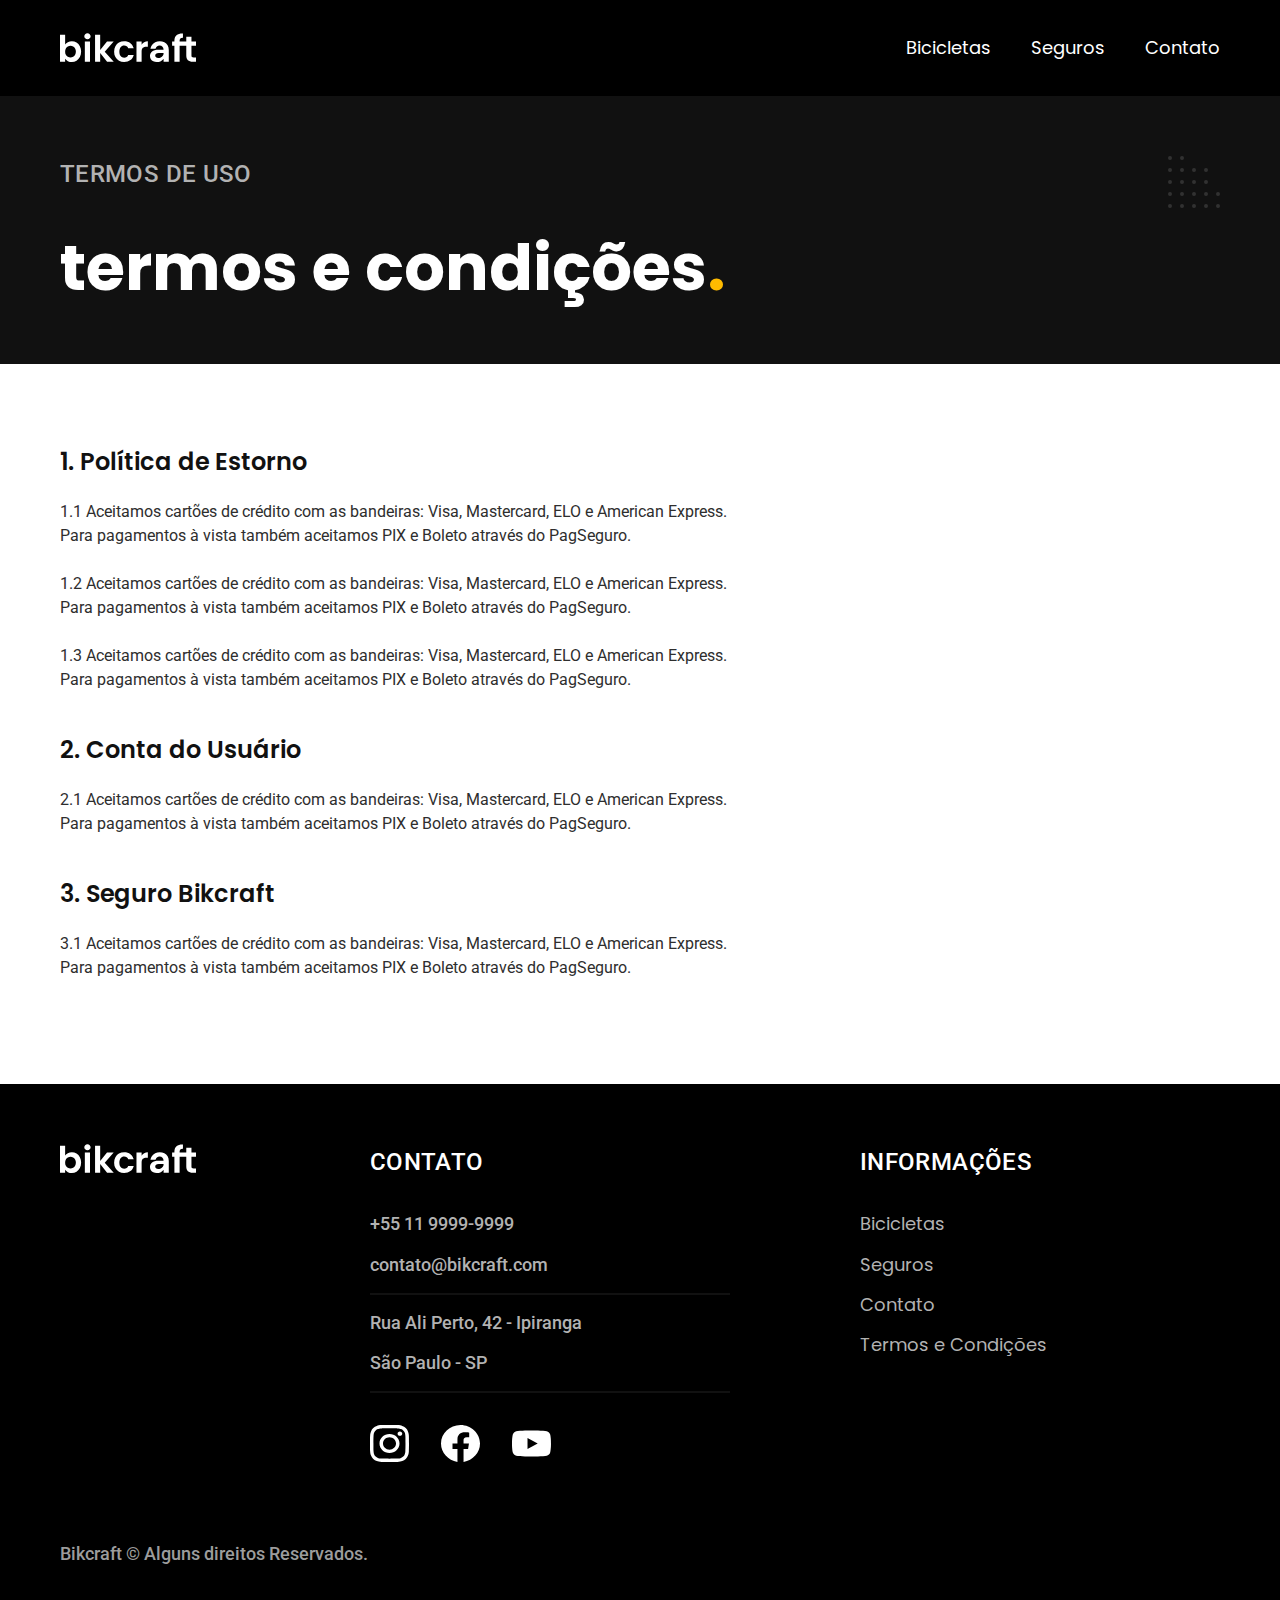
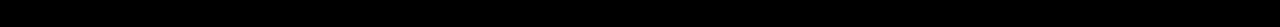
<file: termos.html>
<!DOCTYPE html>
<html lang="pt-br">

<head>
  <title>Termos e Condições | Bikcraft</title>
  <meta charset="UTF-8">
  <meta name="description" content="Termos e Descrições">
  <meta name="viewport" content="width=device-width, initial-scale=1.0">

  <link rel="icon" href="./favcom.svg" type="img/svg+xml">
  <link rel="preload" href="./css/style.min.css" as="style">
  <link rel="stylesheet" href="./css/style.min.css">

  <link rel="preconnect" href="https://fonts.googleapis.com">
  <link rel="preconnect" href="https://fonts.gstatic.com" crossorigin>
  <link href="https://fonts.googleapis.com/css2?family=Merriweather:ital,wght@1,900&family=Poppins:wght@400;600&family=Roboto:wght@400;500&display=swap" rel="stylesheet">
  <script>
    document.documentElement.classList.add('js');
  </script>
</head>

<body id="termos">

  <header class="header-bg">
    <div class="header container">
      <a href="./index.html"><img src="./Bikcraft_arquivos/img/svg_Bikcraft.svg" width="136" height="30" alt="Bikcraft">
      </a>
      <nav aria-label="primaria">
        <ul class="header-menu font-1-m cor-0">
          <li><a href="./bicicletas.html">Bicicletas</a></li>
          <li><a href="./seguros.html">Seguros</a></li>
          <li><a href="./contato.html">Contato</a></li>
        </ul>
      </nav>
    </div>
  </header>

  <main>
    <div class="titulo-bg">
      <div class="titulo container">
        <p class="font-2-l-b cor-5">Termos de uso</p>
        <h1 class="font-1-xxl cor-0">termos e condições<span class="cor-p1">.</span></h1>
      </div>
    </div>

    <div class="termos font-2-s cor-10 container">
      <h2 class="font-1-l cor-11">1. Política de Estorno</h2>
      <p>1.1 Aceitamos cartões de crédito com as bandeiras: Visa, Mastercard, ELO e American Express. Para pagamentos à vista também aceitamos PIX e Boleto através do PagSeguro. </p>
      <p>1.2 Aceitamos cartões de crédito com as bandeiras: Visa, Mastercard, ELO e American Express. Para pagamentos à vista também aceitamos PIX e Boleto através do PagSeguro. </p>
      <p>1.3 Aceitamos cartões de crédito com as bandeiras: Visa, Mastercard, ELO e American Express. Para pagamentos à vista também aceitamos PIX e Boleto através do PagSeguro. </p>
      <h2 class="font-1-l cor-11">2. Conta do Usuário</h2>
      <p>2.1 Aceitamos cartões de crédito com as bandeiras: Visa, Mastercard, ELO e American Express. Para pagamentos à vista também aceitamos PIX e Boleto através do PagSeguro. </p>
      <h2 class="font-1-l cor-11">3. Seguro Bikcraft</h2>
      <p>3.1 Aceitamos cartões de crédito com as bandeiras: Visa, Mastercard, ELO e American Express. Para pagamentos à vista também aceitamos PIX e Boleto através do PagSeguro. </p>
    </div>
  </main>

  <footer class="footer-bg">
    <div class="footer container">
      <img src="./Bikcraft_arquivos/img/svg_Bikcraft.svg" width="136" height="30" alt="">
      <div class="footer-contato">
        <h3 class="font-2-l-b cor-0">Contato</h3>
        <ul class="font-2-m cor-5">
          <li><a href="tel:+551199999999">+55 11 9999-9999</a></li>
          <li><a href="mailto:contato@bikcraft.com">contato@bikcraft.com</a></li>
          <li>Rua Ali Perto, 42 - Ipiranga</li>
          <li>São Paulo - SP</li>
        </ul>
        <div class="footer-redes">
          <a href="./">
            <img src="./Bikcraft_arquivos/img/Redes/instagram.svg" width="39" height="39" alt="Instagram">
          </a>
          <a href="./">
            <img src="./Bikcraft_arquivos/img/Redes/facebook.svg" width="39" height="39" alt="Facebook">
          </a>
          <a href="./">
            <img src="./Bikcraft_arquivos/img/Redes/youtube.svg" width="39" height="39" alt="Youtube">
          </a>
        </div>
      </div>
      <div class="footer-informacoes">
        <h3 class="font-2-l-b cor-0">Informações</h3>
        <nav>
          <ul class="font-1-m cor-5">
            <li><a href="./bicicletas.html">Bicicletas</a></li>
            <li><a href="./seguros.html">Seguros</a></li>
            <li><a href="./contato.html">Contato</a></li>
            <li><a href="./termos.html">Termos e Condições</a></li>
          </ul>
        </nav>
      </div>
      <p class="footer-copy font-2-m cor-6">Bikcraft © Alguns direitos Reservados.</p>
    </div>
  </footer>
  <script src="./js/script.js"></script>
</body>

</html>
</file>
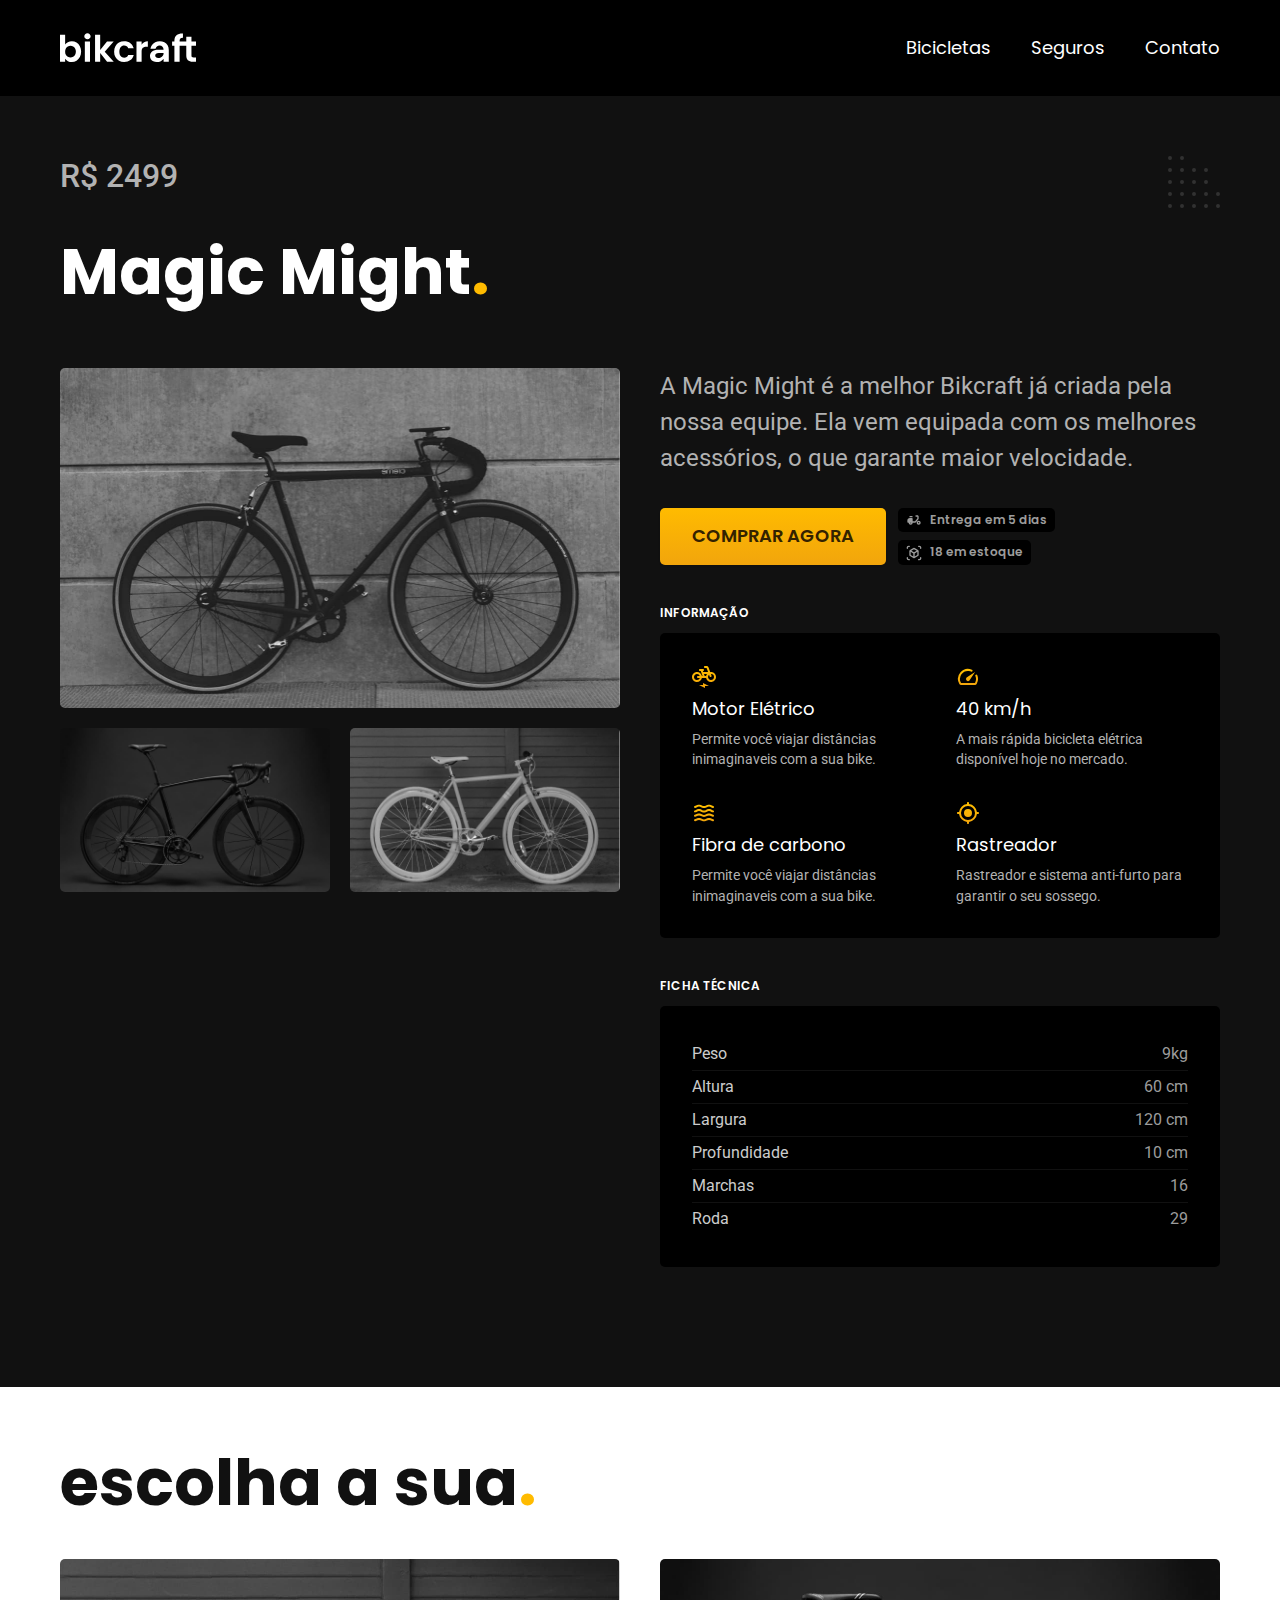
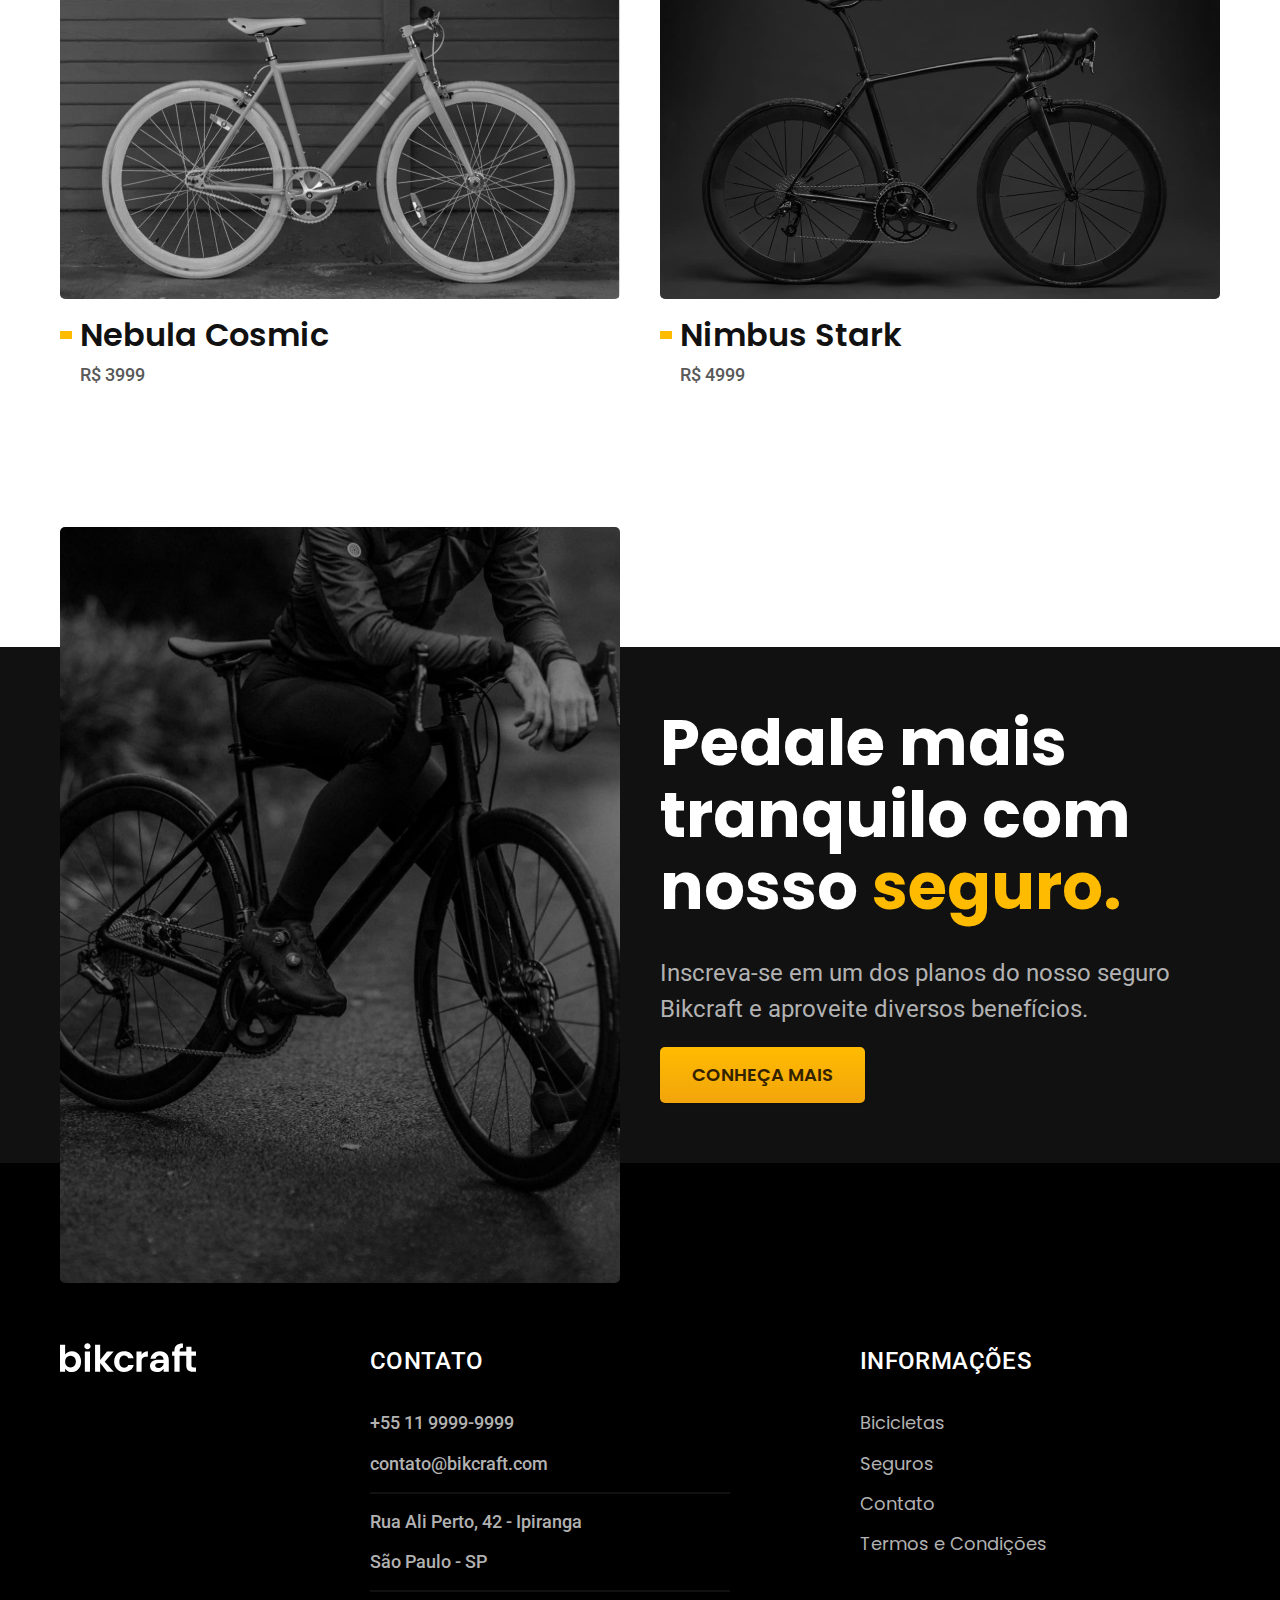
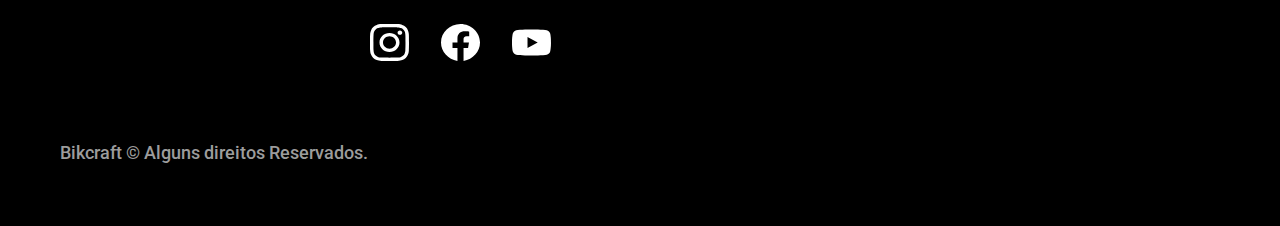
<file: bicicletas/magic.html>
<!DOCTYPE html>
<html lang="pt-br">

<head>
  <title>Magic | Bikcraft</title>
  <meta charset="UTF-8">
  <meta name="description" content="Termos e Descrições">
  <meta name="viewport" content="width=device-width, initial-scale=1.0">

  <link rel="icon" href="../favcom.svg" type="img/svg+xml">
  <link rel="preload" href="../css/style.min.css" as="style">
  <link rel="stylesheet" href="../css/style.min.css">

  <link rel="preconnect" href="https://fonts.googleapis.com">
  <link rel="preconnect" href="https://fonts.gstatic.com" crossorigin>
  <link href="https://fonts.googleapis.com/css2?family=Merriweather:ital,wght@1,900&family=Poppins:wght@400;600&family=Roboto:wght@400;500&display=swap" rel="stylesheet">
  <script>
    document.documentElement.classList.add('js');
  </script>
</head>

<body id="bicicleta">

  <header class="header-bg">
    <div class="header container">
      <a href="../"><img src="../Bikcraft_arquivos/img/svg_Bikcraft.svg" alt="Bikcraft">
      </a>
      <nav aria-label="primaria">
        <ul class="header-menu font-1-m cor-0">
          <li><a href="../bicicletas.html">Bicicletas</a></li>
          <li><a href="../seguros.html">Seguros</a></li>
          <li><a href="../contato.html">Contato</a></li>
        </ul>
      </nav>
    </div>
  </header>

  <main class="titulo-bg">
    <div>
      <div class="titulo container">
        <p class="font-2-xl cor-5">R$ 2499</p>
        <h1 class="font-1-xxl cor-0">Magic Might<span class="cor-p1">.</span></h1>
      </div>
    </div>
    <div class="bicicleta container">
      <div class="bicicleta-imagem">
        <img src="../Bikcraft_arquivos/img/bicicleta/magic.jpg" alt="">
        <img src="../Bikcraft_arquivos/img/bicicleta/nimbus.jpg" alt="">
        <img src="../Bikcraft_arquivos/img/bicicleta/nebula.jpg" alt="">
      </div>
      <div class="bicicleta-conteudo">
        <p class="font-2-l cor-5">A Magic Might é a melhor Bikcraft já criada pela nossa equipe. Ela vem equipada com os melhores acessórios, o que garante maior velocidade.</p>
        <div class="bicicleta-comprar">
          <a href="../orcamento.html?tipo=bikcraft&produto=magic" class="botao">Comprar Agora</a>
          <span class="font-1-xs cor-6"><img src="../Bikcraft_arquivos/img/icones/entrega.svg" alt="">Entrega em 5 dias</span>
          <span class="font-1-xs cor-6"><img src="../Bikcraft_arquivos/img/icones/estoque.svg" alt="">18 em estoque</span>
        </div>
        <h2 class="font-1-xs cor-0">Informação</h2>
        <ul class="bicicleta-informacoes">
          <li>
            <img src="../Bikcraft_arquivos/img/icones/eletrica.svg" alt="">
            <h3 class="font-1-m cor-0">Motor Elétrico</h3>
            <p class="font-2-xs cor-5">Permite você viajar distâncias inimaginaveis com a sua bike.</p>
          </li>
          <li>
            <img src="../Bikcraft_arquivos/img/icones/velocidade.svg" alt="">
            <h3 class="font-1-m cor-0">40 km/h</h3>
            <p class="font-2-xs cor-5">A mais rápida bicicleta elétrica disponível hoje no mercado.</p>
          </li>
          <li>
            <img src="../Bikcraft_arquivos/img/icones/carbono.svg" alt="">
            <h3 class="font-1-m cor-0">Fibra de carbono</h3>
            <p class="font-2-xs cor-5">Permite você viajar distâncias inimaginaveis com a sua bike.</p>
          </li>
          <li>
            <img src="../Bikcraft_arquivos/img/icones/rastreador.svg" alt="">
            <h3 class="font-1-m cor-0">Rastreador</h3>
            <p class="font-2-xs cor-5">Rastreador e sistema anti-furto para garantir o seu sossego.</p>
          </li>
        </ul>
        <h2 class="font-1-xs cor-0">Ficha Técnica</h2>
        <ul class="bicicleta-ficha font-2-s cor-4"">
        <li>Peso <span >9kg</span></li>
        <li>Altura <span >60 cm</span></li>
        <li>Largura <span >120 cm</span></li> 
        <li>Profundidade <span >10 cm</span></li>
        <li>Marchas <span >16</span></li>
        <li>Roda <span>29</span></li>
      </ul>
    </div>
    </div>
  </main>
  
  <article class=" bicicleta-lista container">
          <h2 class="font-1-xxl">escolha a sua<span class="cor-p1">.</span></h2>

          <ul>
            <li>
              <a href="./nebula.html">
                <img src="../Bikcraft_arquivos/img/bicicleta/nebula.jpg" alt="Bicicleta preta">
                <h3 class="font-1-xl">Nebula Cosmic</h3>
                <span class="font-2-m cor-8">R$ 3999</span>
              </a>
            </li>
            <li>
              <a href="./nimbus.html">
                <img src="../Bikcraft_arquivos/img/bicicleta/nimbus.jpg" alt="Bicicleta preta">
                <h3 class="font-1-xl">Nimbus Stark</h3>
                <span class="font-2-m cor-8">R$ 4999</span>
              </a>
            </li>
          </ul>
          </article>

          <article class="seguro-bg">
            <div class="seguro container">
              <div class="seguro-imagem">
                <img src="../Bikcraft_arquivos/img/fotos/seguros.jpg" alt="Pessoa parada em cima de uma bicicleta">
              </div>
              <div class="seguro-conteudo">
                <h2 class="font-1-xxl cor-0">Pedale mais tranquilo com nosso <span class="cor-p1">seguro.</span></h2>
                <p class="font-2-l cor-5">Inscreva-se em um dos planos do nosso seguro Bikcraft e aproveite diversos benefícios.</p>
                <a class="botao" href="../seguros.html">Conheça Mais</a>
              </div>
            </div>
          </article>

          <footer class=" footer-bg">
            <div class="footer container">
              <img src="../Bikcraft_arquivos/img/svg_Bikcraft.svg" alt="">
              <div class="footer-contato">
                <h3 class="font-2-l-b cor-0">Contato</h3>
                <ul class="font-2-m cor-5">
                  <li><a href="tel:+551199999999">+55 11 9999-9999</a></li>
                  <li><a href="mailto:contato@bikcraft.com">contato@bikcraft.com</a></li>
                  <li>Rua Ali Perto, 42 - Ipiranga</li>
                  <li>São Paulo - SP</li>
                </ul>
                <div class="footer-redes">
                  <a href="../">
                    <img src="../Bikcraft_arquivos/img/Redes/instagram.svg" alt="Instagram">
                  </a>
                  <a href="../">
                    <img src="../Bikcraft_arquivos/img/Redes/facebook.svg" alt="Facebook">
                  </a>
                  <a href="../">
                    <img src="../Bikcraft_arquivos/img/Redes/youtube.svg" alt="Youtube">
                  </a>
                </div>
              </div>
              <div class="footer-informacoes">
                <h3 class="font-2-l-b cor-0">Informações</h3>
                <nav>
                  <ul class="font-1-m cor-5">
                    <li><a href="../bicicletas.html">Bicicletas</a></li>
                    <li><a href="../seguros.html">Seguros</a></li>
                    <li><a href="../contato.html">Contato</a></li>
                    <li><a href="../termos.html">Termos e Condições</a></li>
                  </ul>
                </nav>
              </div>
              <p class="footer-copy font-2-m cor-6">Bikcraft © Alguns direitos Reservados.</p>
            </div>
          </footer>
          <script src="../js/script.js"></script>
</body>

</html>
</file>
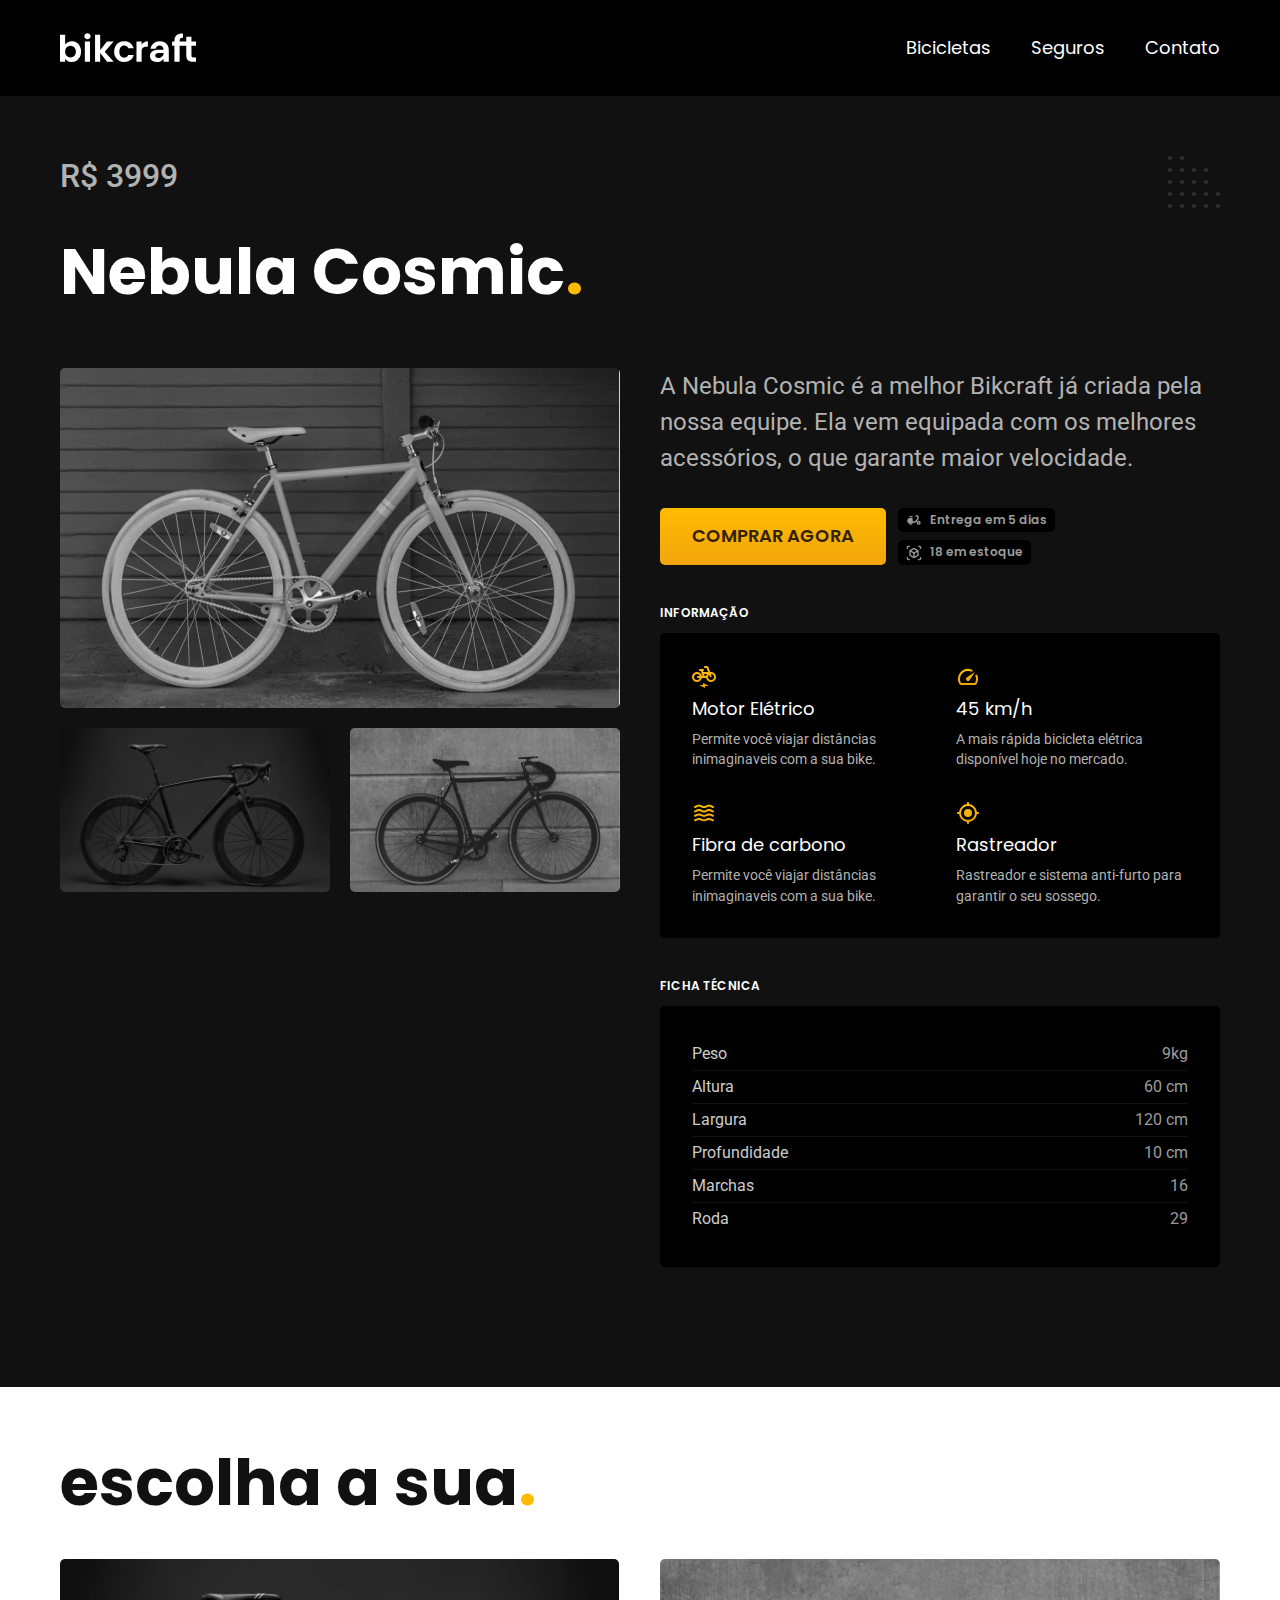
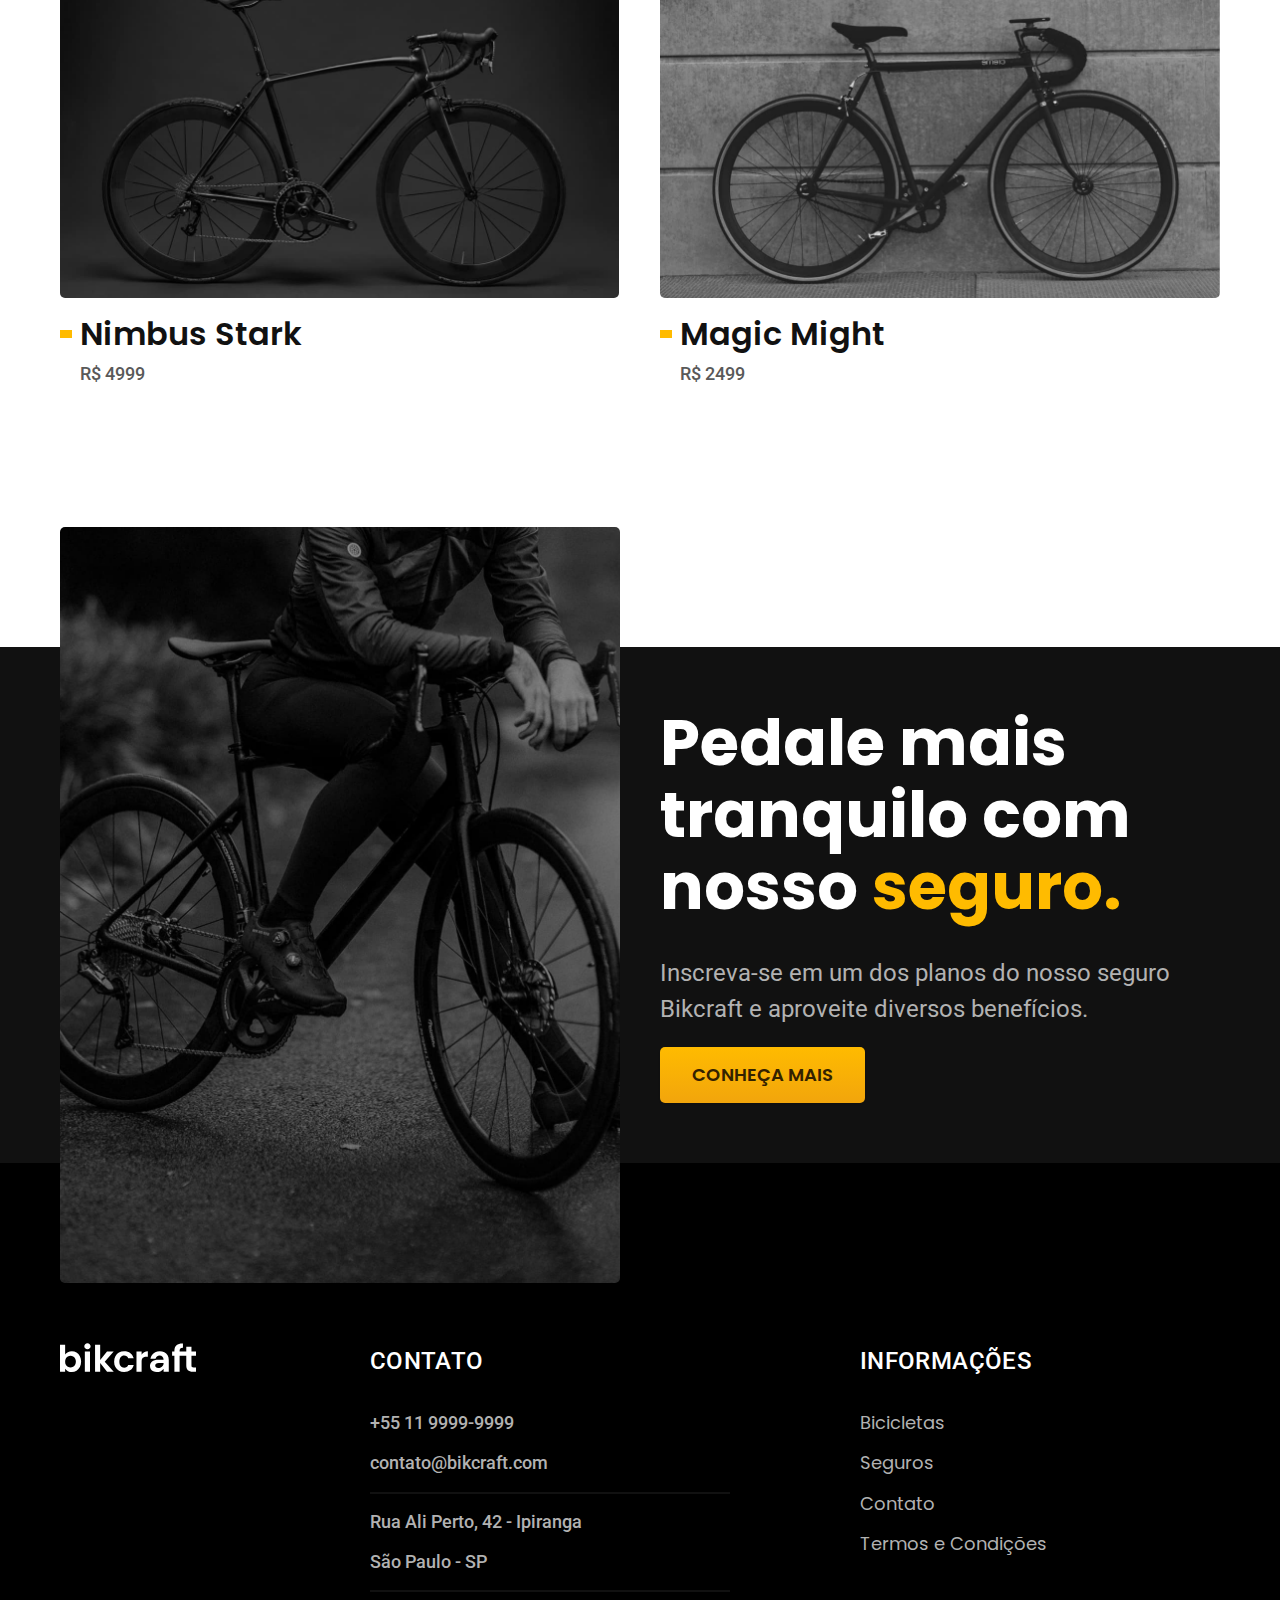
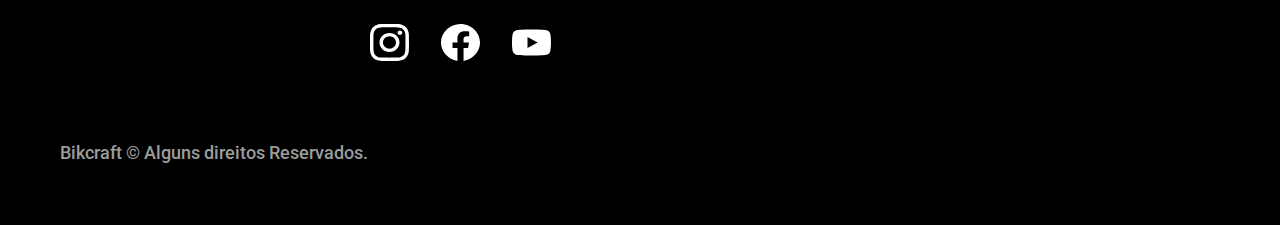
<file: bicicletas/nebula.html>
<!DOCTYPE html>
<html lang="pt-br">

<head>
  <title>Nebula | Bikcraft</title>
  <meta charset="UTF-8">
  <meta name="description" content="Termos e Descrições">
  <meta name="viewport" content="width=device-width, initial-scale=1.0">

  <link rel="icon" href="../favcom.svg" type="img/svg+xml">
  <link rel="preload" href="../css/style.min.css" as="style">
  <link rel="stylesheet" href="../css/style.min.css">

  <link rel="preconnect" href="https://fonts.googleapis.com">
  <link rel="preconnect" href="https://fonts.gstatic.com" crossorigin>
  <link href="https://fonts.googleapis.com/css2?family=Merriweather:ital,wght@1,900&family=Poppins:wght@400;600&family=Roboto:wght@400;500&display=swap" rel="stylesheet">
  <script>
    document.documentElement.classList.add('js');
  </script>
</head>

<body id="bicicleta">

  <header class="header-bg">
    <div class="header container">
      <a href="../"><img src="../Bikcraft_arquivos/img/svg_Bikcraft.svg" alt="Bikcraft">
      </a>
      <nav aria-label="primaria">
        <ul class="header-menu font-1-m cor-0">
          <li><a href="../bicicletas.html">Bicicletas</a></li>
          <li><a href="../seguros.html">Seguros</a></li>
          <li><a href="../contato.html">Contato</a></li>
        </ul>
      </nav>
    </div>
  </header>

  <main class="titulo-bg">
    <div>
      <div class="titulo container">
        <p class="font-2-xl cor-5">R$ 3999</p>
        <h1 class="font-1-xxl cor-0">Nebula Cosmic<span class="cor-p1">.</span></h1>
      </div>
    </div>
    <div class="bicicleta container">
      <div class="bicicleta-imagem">
        <img src="../Bikcraft_arquivos/img/bicicleta/nebula.jpg" alt="">
        <img src="../Bikcraft_arquivos/img/bicicleta/nimbus.jpg" alt="">
        <img src="../Bikcraft_arquivos/img/bicicleta/magic.jpg" alt="">
      </div>
      <div class="bicicleta-conteudo">
        <p class="font-2-l cor-5">A Nebula Cosmic é a melhor Bikcraft já criada pela nossa equipe. Ela vem equipada com os melhores acessórios, o que garante maior velocidade.</p>
        <div class="bicicleta-comprar">
          <a href="../orcamento.html?tipo=bikcraft&produto=nebula" class="botao">Comprar Agora</a>
          <span class="font-1-xs cor-6"><img src="../Bikcraft_arquivos/img/icones/entrega.svg" alt="">Entrega em 5 dias</span>
          <span class="font-1-xs cor-6"><img src="../Bikcraft_arquivos/img/icones/estoque.svg" alt="">18 em estoque</span>
        </div>
        <h2 class="font-1-xs cor-0">Informação</h2>
        <ul class="bicicleta-informacoes">
          <li>
            <img src="../Bikcraft_arquivos/img/icones/eletrica.svg" alt="">
            <h3 class="font-1-m cor-0">Motor Elétrico</h3>
            <p class="font-2-xs cor-5">Permite você viajar distâncias inimaginaveis com a sua bike.</p>
          </li>
          <li>
            <img src="../Bikcraft_arquivos/img/icones/velocidade.svg" alt="">
            <h3 class="font-1-m cor-0">45 km/h</h3>
            <p class="font-2-xs cor-5">A mais rápida bicicleta elétrica disponível hoje no mercado.</p>
          </li>
          <li>
            <img src="../Bikcraft_arquivos/img/icones/carbono.svg" alt="">
            <h3 class="font-1-m cor-0">Fibra de carbono</h3>
            <p class="font-2-xs cor-5">Permite você viajar distâncias inimaginaveis com a sua bike.</p>
          </li>
          <li>
            <img src="../Bikcraft_arquivos/img/icones/rastreador.svg" alt="">
            <h3 class="font-1-m cor-0">Rastreador</h3>
            <p class="font-2-xs cor-5">Rastreador e sistema anti-furto para garantir o seu sossego.</p>
          </li>
        </ul>
        <h2 class="font-1-xs cor-0">Ficha Técnica</h2>
        <ul class="bicicleta-ficha font-2-s cor-4"">
        <li>Peso <span >9kg</span></li>
        <li>Altura <span >60 cm</span></li>
        <li>Largura <span >120 cm</span></li>
        <li>Profundidade <span >10 cm</span></li>
        <li>Marchas <span >16</span></li>
        <li>Roda <span>29</span></li>
      </ul>
    </div>
    </div>
  </main>
  
  <article class=" bicicleta-lista container">
          <h2 class="font-1-xxl">escolha a sua<span class="cor-p1">.</span></h2>

          <ul>
            <li>
              <a href="./nimbus.html">
                <img src="../Bikcraft_arquivos/img/bicicleta/nimbus.jpg" alt="Bicicleta preta">
                <h3 class="font-1-xl">Nimbus Stark</h3>
                <span class="font-2-m cor-8">R$ 4999</span>
              </a>
            </li>
            <li>
              <a href="./magic.html">
                <img src="../Bikcraft_arquivos/img/bicicleta/magic.jpg" alt="Bicicleta preta">
                <h3 class="font-1-xl">Magic Might</h3>
                <span class="font-2-m cor-8">R$ 2499</span>
              </a>
            </li>
          </ul>
          </article>

          <article class="seguro-bg">
            <div class="seguro container">
              <div class="seguro-imagem">
                <img src="../Bikcraft_arquivos/img/fotos/seguros.jpg" alt="Pessoa parada em cima de uma bicicleta">
              </div>
              <div class="seguro-conteudo">
                <h2 class="font-1-xxl cor-0">Pedale mais tranquilo com nosso <span class="cor-p1">seguro.</span></h2>
                <p class="font-2-l cor-5">Inscreva-se em um dos planos do nosso seguro Bikcraft e aproveite diversos benefícios.</p>
                <a class="botao" href="../seguros.html">Conheça Mais</a>
              </div>
            </div>
          </article>

          <footer class=" footer-bg">
            <div class="footer container">
              <img src="../Bikcraft_arquivos/img/svg_Bikcraft.svg" alt="">
              <div class="footer-contato">
                <h3 class="font-2-l-b cor-0">Contato</h3>
                <ul class="font-2-m cor-5">
                  <li><a href="tel:+551199999999">+55 11 9999-9999</a></li>
                  <li><a href="mailto:contato@bikcraft.com">contato@bikcraft.com</a></li>
                  <li>Rua Ali Perto, 42 - Ipiranga</li>
                  <li>São Paulo - SP</li>
                </ul>
                <div class="footer-redes">
                  <a href="../">
                    <img src="../Bikcraft_arquivos/img/Redes/instagram.svg" alt="Instagram">
                  </a>
                  <a href="../">
                    <img src="../Bikcraft_arquivos/img/Redes/facebook.svg" alt="Facebook">
                  </a>
                  <a href="../">
                    <img src="../Bikcraft_arquivos/img/Redes/youtube.svg" alt="Youtube">
                  </a>
                </div>
              </div>
              <div class="footer-informacoes">
                <h3 class="font-2-l-b cor-0">Informações</h3>
                <nav>
                  <ul class="font-1-m cor-5">
                    <li><a href="../bicicletas.html">Bicicletas</a></li>
                    <li><a href="../seguros.html">Seguros</a></li>
                    <li><a href="../contato.html">Contato</a></li>
                    <li><a href="../termos.html">Termos e Condições</a></li>
                  </ul>
                </nav>
              </div>
              <p class="footer-copy font-2-m cor-6">Bikcraft © Alguns direitos Reservados.</p>
            </div>
          </footer>
          <script src="../js/script.js"></script>
</body>

</html>
</file>
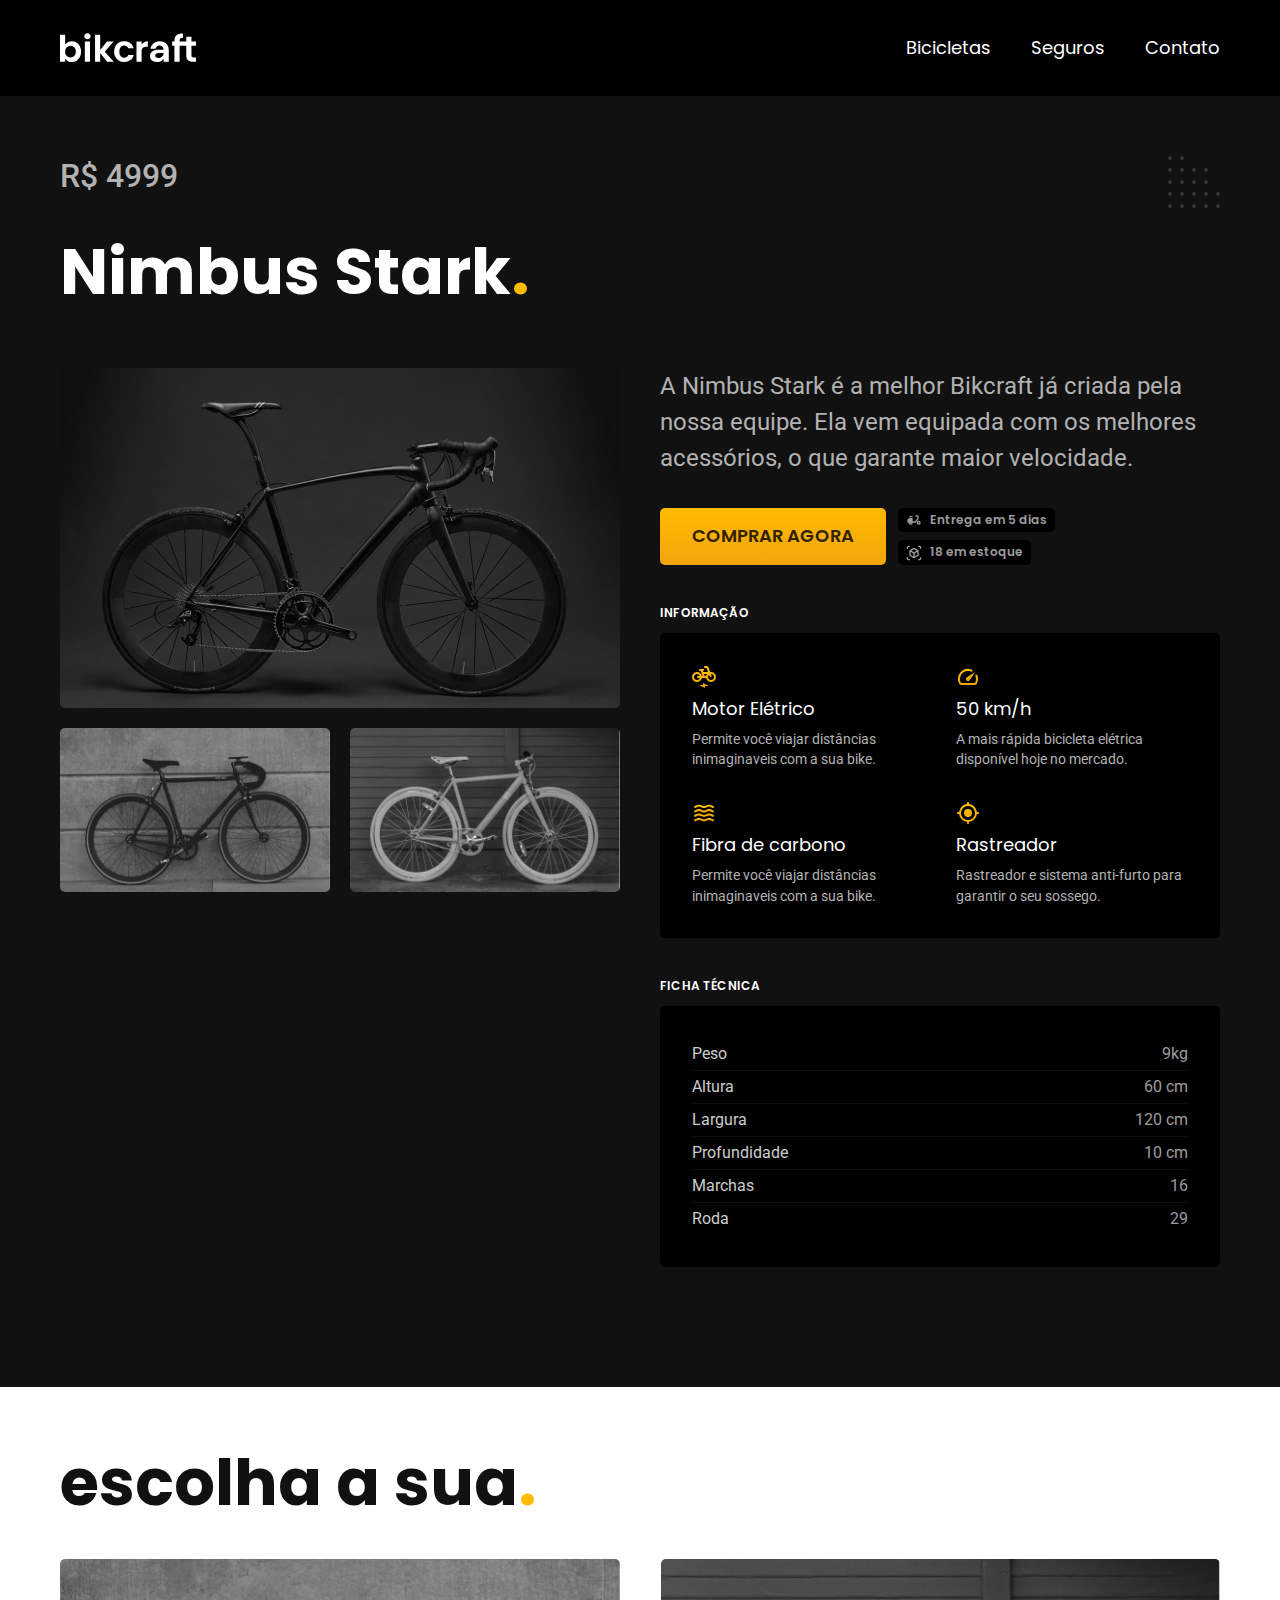
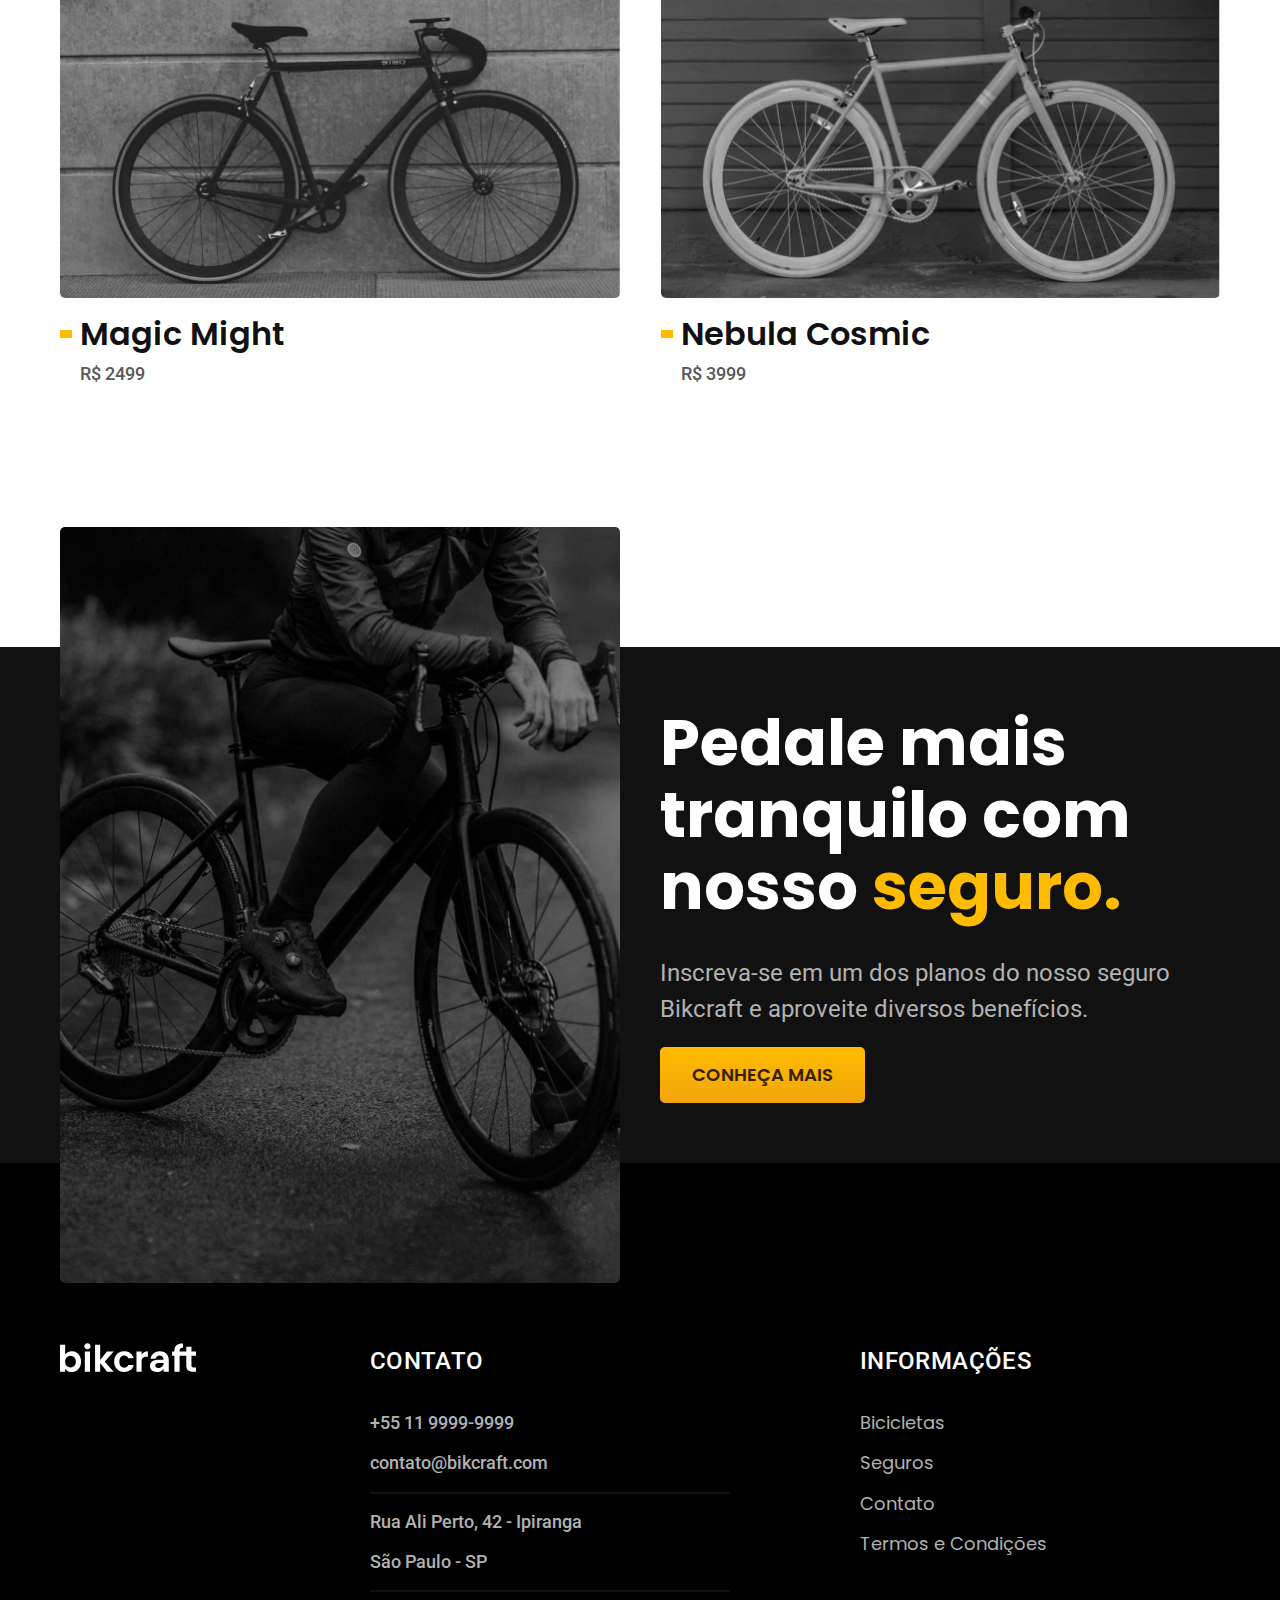
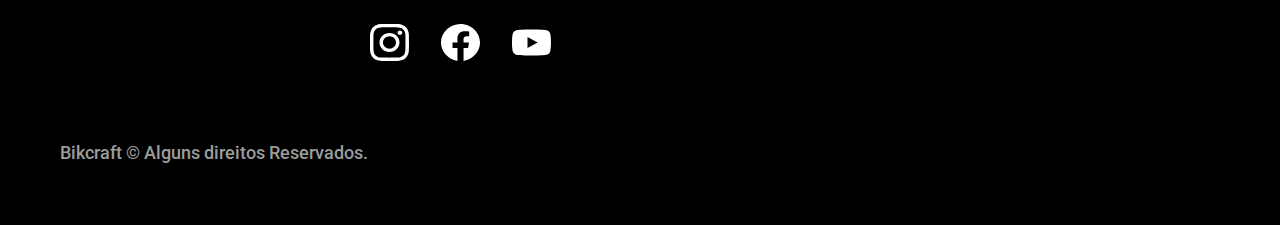
<file: bicicletas/nimbus.html>
<!DOCTYPE html>
<html lang="pt-br">

<head>
  <title>Nimbus | Bikcraft</title>
  <meta charset="UTF-8">
  <meta name="description" content="Termos e Descrições">
  <meta name="viewport" content="width=device-width, initial-scale=1.0">

  <link rel="icon" href="../favcom.svg" type="img/svg+xml">
  <link rel="preload" href="../css/style.min.css" as="style">
  <link rel="stylesheet" href="../css/style.min.css">

  <link rel="preconnect" href="https://fonts.googleapis.com">
  <link rel="preconnect" href="https://fonts.gstatic.com" crossorigin>
  <link href="https://fonts.googleapis.com/css2?family=Merriweather:ital,wght@1,900&family=Poppins:wght@400;600&family=Roboto:wght@400;500&display=swap" rel="stylesheet">
  <script>
    document.documentElement.classList.add('js');
  </script>
</head>

<body id="bicicleta">

  <header class="header-bg">
    <div class="header container">
      <a href="../"><img src="../Bikcraft_arquivos/img/svg_Bikcraft.svg" alt="Bikcraft">
      </a>
      <nav aria-label="primaria">
        <ul class="header-menu font-1-m cor-0">
          <li><a href="../bicicletas.html">Bicicletas</a></li>
          <li><a href="../seguros.html">Seguros</a></li>
          <li><a href="../contato.html">Contato</a></li>
        </ul>
      </nav>
    </div>
  </header>

  <main class="titulo-bg">
    <div>
      <div class="titulo container">
        <p class="font-2-xl cor-5">R$ 4999</p>
        <h1 class="font-1-xxl cor-0">Nimbus Stark<span class="cor-p1">.</span></h1>
      </div>
    </div>
    <div class="bicicleta container">
      <div class="bicicleta-imagem">
        <img src="../Bikcraft_arquivos/img/bicicleta/nimbus.jpg" alt="">
        <img src="../Bikcraft_arquivos/img/bicicleta/magic.jpg" alt="">
        <img src="../Bikcraft_arquivos/img/bicicleta/nebula.jpg" alt="">
      </div>
      <div class="bicicleta-conteudo">
        <p class="font-2-l cor-5">A Nimbus Stark é a melhor Bikcraft já criada pela nossa equipe. Ela vem equipada com os melhores acessórios, o que garante maior velocidade.</p>
        <div class="bicicleta-comprar">
          <a href="../orcamento.html?tipo=bikcraft&produto=nimbus" class="botao">Comprar Agora</a>
          <span class="font-1-xs cor-6"><img src="../Bikcraft_arquivos/img/icones/entrega.svg" alt="">Entrega em 5 dias</span>
          <span class="font-1-xs cor-6"><img src="../Bikcraft_arquivos/img/icones/estoque.svg" alt="">18 em estoque</span>
        </div>
        <h2 class="font-1-xs cor-0">Informação</h2>
        <ul class="bicicleta-informacoes">
          <li>
            <img src="../Bikcraft_arquivos/img/icones/eletrica.svg" alt="">
            <h3 class="font-1-m cor-0">Motor Elétrico</h3>
            <p class="font-2-xs cor-5">Permite você viajar distâncias inimaginaveis com a sua bike.</p>
          </li>
          <li>
            <img src="../Bikcraft_arquivos/img/icones/velocidade.svg" alt="">
            <h3 class="font-1-m cor-0">50 km/h</h3>
            <p class="font-2-xs cor-5">A mais rápida bicicleta elétrica disponível hoje no mercado.</p>
          </li>
          <li>
            <img src="../Bikcraft_arquivos/img/icones/carbono.svg" alt="">
            <h3 class="font-1-m cor-0">Fibra de carbono</h3>
            <p class="font-2-xs cor-5">Permite você viajar distâncias inimaginaveis com a sua bike.</p>
          </li>
          <li>
            <img src="../Bikcraft_arquivos/img/icones/rastreador.svg" alt="">
            <h3 class="font-1-m cor-0">Rastreador</h3>
            <p class="font-2-xs cor-5">Rastreador e sistema anti-furto para garantir o seu sossego.</p>
          </li>
        </ul>
        <h2 class="font-1-xs cor-0">Ficha Técnica</h2>
        <ul class="bicicleta-ficha font-2-s cor-4"">
        <li>Peso <span >9kg</span></li>
        <li>Altura <span >60 cm</span></li>
        <li>Largura <span >120 cm</span></li>
        <li>Profundidade <span >10 cm</span></li>
        <li>Marchas <span >16</span></li>
        <li>Roda <span>29</span></li>
      </ul>
    </div>
    </div>
  </main>
  
  <article class=" bicicleta-lista container">
          <h2 class="font-1-xxl">escolha a sua<span class="cor-p1">.</span></h2>

          <ul>
            <li>
              <a href="./magic.html">
                <img src="../Bikcraft_arquivos/img/bicicleta/magic.jpg" alt="Bicicleta preta">
                <h3 class="font-1-xl">Magic Might</h3>
                <span class="font-2-m cor-8">R$ 2499</span>
              </a>
            </li>
            <li>
              <a href="./nebula.html">
                <img src="../Bikcraft_arquivos/img/bicicleta/nebula.jpg" alt="Bicicleta preta">
                <h3 class="font-1-xl">Nebula Cosmic</h3>
                <span class="font-2-m cor-8">R$ 3999</span>
              </a>
            </li>
          </ul>
          </article>

          <article class="seguro-bg">
            <div class="seguro container">
              <div class="seguro-imagem">
                <img src="../Bikcraft_arquivos/img/fotos/seguros.jpg" alt="Pessoa parada em cima de uma bicicleta">
              </div>
              <div class="seguro-conteudo">
                <h2 class="font-1-xxl cor-0">Pedale mais tranquilo com nosso <span class="cor-p1">seguro.</span></h2>
                <p class="font-2-l cor-5">Inscreva-se em um dos planos do nosso seguro Bikcraft e aproveite diversos benefícios.</p>
                <a class="botao" href="../seguros.html">Conheça Mais</a>
              </div>
            </div>
          </article>

          <footer class=" footer-bg">
            <div class="footer container">
              <img src="../Bikcraft_arquivos/img/svg_Bikcraft.svg" alt="">
              <div class="footer-contato">
                <h3 class="font-2-l-b cor-0">Contato</h3>
                <ul class="font-2-m cor-5">
                  <li><a href="tel:+551199999999">+55 11 9999-9999</a></li>
                  <li><a href="mailto:contato@bikcraft.com">contato@bikcraft.com</a></li>
                  <li>Rua Ali Perto, 42 - Ipiranga</li>
                  <li>São Paulo - SP</li>
                </ul>
                <div class="footer-redes">
                  <a href="../">
                    <img src="../Bikcraft_arquivos/img/Redes/instagram.svg" alt="Instagram">
                  </a>
                  <a href="../">
                    <img src="../Bikcraft_arquivos/img/Redes/facebook.svg" alt="Facebook">
                  </a>
                  <a href="../">
                    <img src="../Bikcraft_arquivos/img/Redes/youtube.svg" alt="Youtube">
                  </a>
                </div>
              </div>
              <div class="footer-informacoes">
                <h3 class="font-2-l-b cor-0">Informações</h3>
                <nav>
                  <ul class="font-1-m cor-5">
                    <li><a href="../bicicletas.html">Bicicletas</a></li>
                    <li><a href="../seguros.html">Seguros</a></li>
                    <li><a href="../contato.html">Contato</a></li>
                    <li><a href="../termos.html">Termos e Condições</a></li>
                  </ul>
                </nav>
              </div>
              <p class="footer-copy font-2-m cor-6">Bikcraft © Alguns direitos Reservados.</p>
            </div>
          </footer>
          <script src="../js/script.js"></script>
</body>

</html>
</file>
<file: css/style.min.css>
body{margin:0;font-family:Arial,Helvetica,sans-serif;color:#111}blockquote,dd,h1,h2,h3,h4,p,ul{margin:0}ul{padding:0;list-style:none}img{max-width:100%;height:auto;display:block}img[src$=".jpg"]{border-radius:5px}a{text-decoration:none;color:inherit}.header-bg{background:var(--cor-12)}.header{display:flex;flex-wrap:wrap;gap:20px;justify-content:space-between;align-items:center;padding-top:20px;padding-bottom:20px}.header-menu{display:flex;flex-wrap:wrap;gap:40px}.header-menu a{display:inline-block;padding:16px 0;position:relative}.header-menu a::after{content:"";display:block;height:2px;width:0%;background:var(--cor-0);margin-top:4px;transition:.3s;position:absolute}.header-menu a.ativo::after,.header-menu a:hover::after{width:100%}@media (max-width:800px){.header-menu{gap:20px}.header-menu a{background:var(--cor-11);padding:12px 16px;border-radius:4px}.header-menu a:hover{background-color:var(--cor-10)}.header a::after{display:none}}@media (max-width:600px){.header-menu{gap:12px}.header-menu a{padding:8px 12px;font-size:14px}}.footer-bg{background:var(--cor-12)}.footer{display:grid;grid-template-columns:3fr 5fr 4fr;gap:40px;padding-top:60px;padding-bottom:60px}.footer h3{margin-bottom:32px}.footer-contato ul{margin-bottom:32px}.footer-contato li:nth-child(2n):after{content:"";display:block;max-width:360px;height:2px;background:var(--cor-11);margin-top:16px}.footer li{margin-bottom:16px}.footer-redes{display:flex;gap:32px}.footer a:hover{color:var(--cor-0)}.footer-copy{grid-column:1/-1;margin-top:40px}@media (max-width:800px){.footer>img{display:none}.footer{grid-template-columns:1fr 1fr}}@media (max-width:600px){.footer{grid-template-columns:1fr;gap:60px}.footer-copy{margin-top:0}}.container{box-sizing:border-box;max-width:1200px;padding-left:20px;padding-right:20px;margin-left:auto;margin-right:auto}.botao{display:inline-block;padding:16px 32px;background:linear-gradient(#fb0,#f2a50c);border-radius:5px;box-shadow:0 1px 2px 0 rgba(0,0,0,.1);text-transform:uppercase;color:var(--cor-p5);font:600 1.125rem/1.35 Poppins,sans-serif;max-width:max-content;border:none;cursor:pointer}.botao:hover{background:linear-gradient(#ffb60d,#e59317)}.botao.secundario{background:var(--cor-10);color:var(--cor-2)}.botao.secundario:hover{background:var(--cor-9)}.botao.seta{display:flex;align-items:center}.botao.seta::after{content:"";display:inline-block;width:18px;height:10px;margin-left:12px;background:url("../Bikcraft_arquivos/img/icones/seta.svg");transition:transform .2s}.botao.seta:hover:after{transform:translateX(4px)}@media (max-width:600px){.botao{padding:12px 16px;font-size:1rem}}.link{display:inline-block;color:var(--cor-p1);font:500 1.5rem/1.5 Poppins,sans-serif;text-transform:uppercase}.link::after{content:"";display:block;width:100%;height:4px;background-color:currentColor}.link:hover{color:var(--cor-0)}.titulo-bg{padding-top:60px;padding-bottom:60px;background-color:var(--cor-11)}.titulo{background:url("../Bikcraft_arquivos/img/dec/top-right.svg") no-repeat top right 20px}.titulo p{margin-bottom:40px}@media (max-width:800px){.titulo-bg{padding-top:40px;padding-bottom:40px}.titulo p{font-size:1rem;text-transform:lowercase;font-weight:400}}.font-1-xs{font:600 0.75rem/1.35 Poppins,sans-serif}.font-2-xs{font:400 0.875rem/1.43 Roboto,sans-serif}.font-2-s{font:400 1rem/1.5 Roboto,sans-serif}.font-1-s{font:400 1rem/1.5 Poppins,sans-serif}.font-1-m,.font-1-m-b{font:400 1.125rem/1.35 Poppins,sans-serif}.font-1-m-b{font-weight:600}.font-2-m{font:500 1.125rem/1.35 Roboto,sans-serif}.font-1-l{font:400 1.5rem/1.5 Poppins,sans-serif}.font-2-l,.font-2-l-b{font:400 1.5rem/1.5 Roboto,sans-serif}.font-2-l-b{font-weight:500;letter-spacing:.015em;text-transform:uppercase}.font-1-xl{font:600 2rem/1.25 Poppins,sans-serif}.font-2-xl{font:500 2rem/1.25 Roboto,sans-serif}.font-1-xxl{font:700 4rem/1.125 Poppins,sans-serif}@media (max-width:1200px){.font-1-xxl{font-size:3rem}.font-2-l,.font2-l-b{font-size:1.5rem}}@media (max-width:800px){.font-1-xxl{font-size:2rem}.font-1-xl,.font-2-xl{font-size:1rem}}.form{display:grid;grid-template-columns:1fr 1fr;gap:20px}.form label{display:block;font:400 1rem/1.5 Poppins,sans-serif;margin-bottom:4px}.form .col-2{grid-column:span 2}.form input[type=email],.form input[type=text],.form textarea{font:400 1rem/1.5 Roboto,sans-serif;background:var(--cor-1);border:1px solid var(--cor-2);padding:12px;border-radius:4px;width:100%;box-sizing:border-box}.form input[type=email]:focus,.form input[type=text]:focus,.form textarea:focus{outline:0;border-color:var(--cor-p1);background:var(--cor-0);box-shadow:0 0 0 2px #fea}@media (max-width:600px){.form{grid-template-columns:1fr}.form .col-2{grid-column:1}}:root{--cor-0:#fff;--cor-1:#f7f7f7;--cor-2:#ededed;--cor-3:#dedede;--cor-4:#ccc;--cor-5:#b2b2b2;--cor-6:#9c9c9c;--cor-7:#707070;--cor-8:#595959;--cor-9:#404040;--cor-10:#2e2e2e;--cor-11:#111;--cor-12:#000;--cor-p1:#fb0;--cor-p2:#e5a40b;--cor-p3:#a66f00;--cor-p4:#640;--cor-p5:#320}.cor-0{color:var(--cor-0)}.cor-1{color:var(--cor-1)}.cor-2{color:var(--cor-2)}.cor-3{color:var(--cor-3)}.cor-4{color:var(--cor-4)}.cor-5{color:var(--cor-5)}.cor-6{color:var(--cor-6)}.cor-7{color:var(--cor-7)}.cor-8{color:var(--cor-8)}.cor-9{color:var(--cor-9)}.cor-10{color:var(--cor-10)}.cor-11{color:var(--cor-11)}.cor-12{color:var(--cor-12)}.cor-p1{color:var(--cor-p1)}.cor-p2{color:var(--cor-p2)}.cor-p3{color:var(--cor-p3)}.cor-p4{color:var(--cor-p4)}.cor-p5{color:var(--cor-p5)}.js .fadeInDown{transform:translate3d(0,-20px,0)}.js .fadeInUp{transform:translate3d(0,20px,0)}.js .fadeInRight{transform:translate3d(20px,0,0)}.js .fadeInLeft{transform:translate3d(-20px,0,0)}.js [data-anime]{opacity:0}.js .anime{opacity:1;transform:none;transition:transform .8s,opacity .8s}.introducao-bg{background:var(--cor-12) url(../Bikcraft_arquivos/img/dec/bottom-left.svg) no-repeat bottom 160px left 20px;box-shadow:inset 0 -120px var(--cor-0)}.introducao{display:grid;grid-template-columns:1fr 1fr;gap:0 40px}.introducao-container{padding-bottom:200px;align-self:end}.introducao img{height:100%;object-fit:cover;border-radius:5px}.introducao h1{margin-bottom:32px}.introducao p{margin-bottom:20px}@media (max-width:800px){.introducao-bg{background:var(--cor-11);padding-top:40px;box-shadow:inset 0 -60px var(--cor-0)}.introducao{grid-template-columns:1fr;gap:32px}.introducao-container{padding-bottom:0}.introducao h1{margin-bottom:16px}.introducao img{height:300px;width:100%}}.tecnologia-bg{background:var(--cor-11);box-shadow:inset 0 80px var(--cor-0),inset 0 -80px var(--cor-0)}.tecnologia{display:grid;grid-template-columns:1fr 1fr;gap:40px}.tecnologia-imagem img{width:100%;height:100%;object-fit:cover;object-position:left}.tecnologia-conteudo{padding-top:160px;padding-bottom:160px}.tecnologia-conteudo>span{display:block;margin-bottom:20px}.tecnologia-conteudo h2{margin-bottom:32px}.tecnologia-conteudo>p{margin-bottom:20px}.tecnologia-conteudo a{margin-bottom:80px}.tecnologia-vantagens{display:flex;gap:40px}.tecnologia-vantagens h3{margin-bottom:8px;width:max-content}.tecnologia-vantagens img{width:24px;margin-bottom:8px}@media (max-width:800px){.tecnologia-bg{box-shadow:initial}.tecnologia{grid-template-columns:1fr}.tecnologia-conteudo{padding-top:60px;padding-bottom:60px}.tecnologia-imagem{display:none}.tecnologia a{margin-bottom:60px}}@media (max-width:600px){.tecnologia-vantagens{flex-direction:column}}.parceiros{padding-top:120px}.parceiros h2{margin-bottom:60px}.parceiros ul{padding:0 20px;max-width:1400px;display:grid;grid-template-columns:repeat(4,1fr);margin:60px 0 60px auto}.parceiros li{display:flex;padding:32px;border-left:2px solid var(--cor-2)}.parceiros img{margin:auto}.parceiros li:first-child,.parceiros li:nth-child(5){border-left:none}.parceiros li:nth-child(n+5){border-top:2px solid var(--cor-2)}@media (max-width:800px){.parceiros{padding-bottom:60px}.parceiros li{display:flex;padding:20px}.parceiros h2{margin-bottom:20px}.parceiros ul{grid-template-columns:repeat(2,1fr)}.parceiros li:nth-child(n+3){border-top:2px solid var(--cor-2)}.parceiros li:nth-child(odd){border-left:none}}.depoimento{display:grid;grid-template-columns:1fr 1fr;background-color:var(--cor-p1);overflow:hidden}.depoimento img{width:100%;height:100%;object-fit:cover;border-radius:0}.depoimento-conteudo{padding:40px 40px 80px 80px;align-self:end;background:url("../Bikcraft_arquivos/img/dec/bottom-right-p.svg") no-repeat bottom 40px right 40px}.depoimento-conteudo p{max-width:32ch;font-family:Merriweather,serif;font-style:italic;font-weight:900;margin-bottom:32px;position:relative}.depoimento p::after,.depoimento p::before{font-size:5rem;color:var(--cor-p2);position:absolute}.depoimento p::before{content:" “ ";left:-50px;top:-20px}.depoimento p::after{content:" ” "}@media (min-width:1200px){.depoimento img{max-height:650px}}@media (max-width:800px){.depoimento{grid-template-columns:1fr;text-align:center}.depoimento img{max-height:520px}.depoimento-conteudo{padding:40px 20px;margin:auto}}.bicicleta{display:grid;grid-template-columns:1fr 1fr;align-items:start;gap:40px;padding-top:60px;padding-bottom:60px}#bicicleta .titulo p{text-transform:uppercase}.bicicleta-imagem{display:flex;flex-wrap:wrap;gap:20px}.bicicleta-imagem img{flex:1;min-width:200px}.bicicleta-imagem img:first-child{min-width:100%}.bicicleta-conteudo>p{margin-bottom:32px}.bicicleta-comprar{display:grid;grid-template-columns:max-content auto;align-items:center;justify-items:start;gap:8px 12px;margin-bottom:40px}.bicicleta-comprar a{grid-row:span 2}.bicicleta-comprar span{display:flex;align-items:center;background-color:var(--cor-12);gap:8px;padding:4px 8px;border-radius:5px}.bicicleta-conteudo h2{text-transform:uppercase;letter-spacing:.015em;margin-bottom:12px}.bicicleta-ficha,.bicicleta-informacoes{padding:32px;background-color:var(--cor-12);border-radius:5px}.bicicleta-informacoes{margin-bottom:40px;display:grid;grid-template-columns:1fr 1fr;gap:32px}.bicicleta-informacoes img{width:24px;margin-bottom:8px}.bicicleta-informacoes h3{margin-bottom:8px}.bicicleta-ficha li{padding:4px 0;display:flex;justify-content:space-between;border-bottom:1px solid var(--cor-11)}.bicicleta-ficha li:last-child{border-bottom:none}.bicicleta-ficha span{color:var(--cor-6)}@media (max-width:800px){.bicicleta{grid-template-columns:1fr;padding-top:40px;padding-bottom:40px}.bicicleta-imagem{grid-row:2}}@media (max-width:400px){.bicicleta-informacoes{grid-template-columns:1fr}.bicicleta-comprar{grid-template-columns:1fr}}.seguro-bg{background-color:var(--cor-11);box-shadow:inset 0 120px var(--cor-0),inset 0 -120px var(--cor-12)}.seguro{display:grid;grid-template-columns:1fr 1fr;gap:40px}.seguro-imagem img{width:100%;height:100%;object-fit:cover}.seguro-conteudo{padding-top:180px;padding-bottom:180px}.seguro h2{margin-bottom:32px}.seguro p{margin-bottom:20px}@media (max-width:800px){.seguro-bg{box-shadow:inset 0 -60px var(--cor-12)}.seguro{grid-template-columns:1fr}.seguro-conteudo{grid-row:1;padding-top:40px;padding-bottom:0}}.bicicleta-lista{padding-top:60px;padding-bottom:120px}.bicicleta-lista h2{margin-bottom:40px}.bicicleta-lista ul{display:flex;gap:40px;padding:0 20px 20px 20px;max-width:1400px;margin-left:auto;margin-right:auto;overflow-x:auto}#bicicleta .bicicleta-lista ul{padding:0 0 20px 0}.bicicleta-lista li{min-width:280px}.bicicleta-lista img{margin-bottom:16px}.bicicleta-lista h3{margin-bottom:8px;display:flex;align-items:center}.bicicleta-lista h3::before{content:"";display:inline-block;background-color:var(--cor-p1);width:12px;height:8px;margin-right:8px;transition:width .2s}.bicicleta-lista a:hover h3::before{width:24px}.bicicleta-lista li span{padding-left:20px}@media (max-widht:800px){.bicicleta-lista{padding-bottom:60px}.bicicleta-lista ul{gap:20px}}.bicicletas-bg{background:linear-gradient(to right,var(--cor-0) 30%,var(--cor-11) 30%)}.bicicletas{display:grid;grid-template-columns:1fr 1fr;gap:40px;padding-top:60px;padding-bottom:60px;background:url("../Bikcraft_arquivos/img/dec/top-right.svg") no-repeat top 40px right 20px}.bicicletas-imagem{position:relative}.bicicletas-imagem span{background:var(--cor-12);padding:8px 16px 8px 8px;display:inline-block;position:absolute;top:20px;right:0;border-radius:5px 0 0 5px}.bicicletas-conteudo{display:grid;grid-template-columns:1fr auto}.bicicletas h2,.bicicletas p{grid-column:1/-1}.bicicletas h2{margin-bottom:20px}.bicicletas h2::before{content:"";display:block;width:12px;height:8px;background-color:var(--cor-p1);margin-bottom:8px}.bicicletas p{margin-bottom:32px}.bicicletas a{place-self:end}.bicicletas li{display:flex;align-items:center}.bicicletas li+li{margin-top:16px}.bicicletas-conteudo img{width:24px;margin-right:8px}@media (max-width:800px){.bicicletas{grid-template-columns:1fr;gap:20px;padding-top:40px;padding-bottom:40px}.bicicletas-bg{background:var(--cor-11)}}@media (max-width:600px){.bicicletas-conteudo{grid-template-columns:1fr}.bicicletas ul{font-size:1rem;grid-template-columns:1fr 1fr;margin-bottom:32px}.bicicletas a{place-self:start}}.seguros-bg{background:var(--cor-11)}.seguros{padding-top:60px;padding-bottom:60px;display:grid;grid-template-columns:1fr 1fr;gap:40px;align-items:center}#seguros .seguros{padding-top:0}.seguros h2{grid-column:1/-1}.seguros-item{display:grid;grid-template-columns:1fr auto;background-color:var(--cor-12);padding:32px 32px 32px 60px;border-radius:5px}.seguros-item h3{margin-bottom:40px}.seguros-item span{grid-column:2;display:block;text-align:right}.seguros-item ul{grid-column:1/-1;margin-bottom:32px}.seguros-item li{display:flex;align-items:center;position:relative}.seguros-item li+li{margin-top:20px}.seguros-item li::before{content:"";display:inline-block;width:13px;height:9px;background-image:url("../Bikcraft_arquivos/img/icones/lista.svg");position:absolute;left:-21px}.seguros-item a{grid-column:1/-1}@media (max-width:800px){.seguros{grid-template-columns:1fr}}.vantagens-bg{background-color:var(--cor-12)}.vantagens{padding-top:120px;padding-bottom:120px}.vantagens h2{margin-bottom:60px}.vantagens ul{display:grid;grid-template-columns:repeat(auto-fit,minmax(280px,max-content));gap:40px 80px}.vantagens h3,.vantagens img{margin-bottom:8px}@media (max-width:800px){.vantagens{padding-top:60px;padding-bottom:60px}.vantagens h2{margin-bottom:40px}.vantagens ul{gap:20px}}.perguntas{padding-top:120px;padding-bottom:120px}.perguntas h2{margin-top:60px}.perguntas dl>div{padding:20px;border-radius:5px}.perguntas dl>div:nth-child(odd){background-color:var(--cor-2)}.perguntas button{display:grid;grid-template-columns:auto 1fr auto;align-items:center;gap:8px;cursor:pointer;border:none;background:0 0;width:100%;text-align:left}.perguntas button::before{content:"";display:inline-block;width:12px;height:8px;background-color:var(--cor-p1)}.perguntas button::after{content:"";display:inline-block;width:14px;height:6px;background:url("../Bikcraft_arquivos/img/icones/seta-abrir.svg");transition:.3s}.perguntas button:hover:after,.perguntas button[aria-expanded=true]::after{transform:rotate(180deg)}.js .perguntas dd{display:none}.js .perguntas dd.ativa{display:block}.perguntas dd{padding-left:20px;padding-top:16px;max-width:80ch}@media (max-width:800px){.perguntas{padding-top:60px;padding-bottom:60px}.perguntas h2{margin-bottom:40px}}#contato{background:linear-gradient(var(--cor-11) 600px,var(--cor-1) 0)}.contato{display:grid;grid-template-columns:5fr 7fr}.contato-dados,.contato-formulario{padding:60px;box-shadow:0 1px 2px rgba(0,0,0,.1)}.contato-dados{border-radius:5px 0 0 5px;background:var(--cor-12) url("../Bikcraft_arquivos/img/dec/bottom-left.svg") no-repeat bottom 20px left 20px}.contato-formulario{border-radius:0 5px 5px 0;background:var(--cor-0) url("../Bikcraft_arquivos/img/dec/bottom-right.svg") no-repeat bottom 20px right 20px}.contato-dados h2{margin-bottom:60px}.contato-endereco{margin-bottom:32px;padding-left:28px;background:url("../Bikcraft_arquivos/img/icones/local.svg") no-repeat 0 2px}.contato-endereco p{margin-bottom:8px}.contato-meios a{display:block;max-width:max-content;margin-bottom:8px;padding-left:28px}.contato-meios a:hover{color:var(--cor-0)}.contato-meios a:first-child{background:url("../Bikcraft_arquivos/img/icones/email.svg") no-repeat 0 2px}.contato-meios a:nth-child(2){margin-bottom:32px}.contato-meios a:nth-child(3){background:url("../Bikcraft_arquivos/img/icones/telefone.svg") no-repeat 0 2px;margin-bottom:60px}.contato-redes{display:flex;gap:32px;padding-left:28px}@media (max-width:800px){.contato{grid-template-columns:1fr}.contato-dados,.contato-formulario{padding:20px}.contato-dados{border-radius:5px 5px 0 0;background:var(--cor-12)}.contato-formulario{border-radius:0 0 5px 5px}.contato-dados h2,.contato-meios a:nth-child(3){margin-bottom:32px}.contato-redes{margin-bottom:12px}}.lojas{display:grid;grid-template-columns:1fr 1fr;gap:0 40px;padding-top:120px;padding-bottom:120px}.lojas h2{grid-column:1/-1;margin-bottom:60px}.lojas img{border-radius:5px 5px 0 0}.lojas-item{border-radius:5px;background:var(--cor-0);box-shadow:0 1px 2px rgba(0,0,0,.1)}.lojas-conteudo{display:grid;grid-template-columns:1fr 1fr;gap:32px 16px;padding:32px}.lojas-conteudo h3,.lojas-tempo{grid-column:1/-1}.lojas-dados{display:grid;gap:8px;border-left:2px solid var(--cor-2);padding-left:12px}.lojas-tempo{display:flex;align-items:center;gap:8px}@media (max-width:800px){.lojas{gap:20px;padding-top:60px;padding-bottom:60px}.lojas h2{margin-bottom:32px}.lojas-conteudo{grid-template-columns:1fr}}@media (max-width:600px){.lojas{grid-template-columns:1fr}}#orcamento{background:linear-gradient(var(--cor-11) 600px,var(--cor-1) 0)}.orcamento{display:grid;grid-template-columns:5fr 7fr;padding-bottom:120px}.orcamento h2{text-transform:uppercase;position:relative;display:flex;align-items:center}.orcamento h2::before{content:"";display:inline-block;width:4px;height:8px;background-color:var(--cor-p1);position:absolute;left:-12px}.orcamento-dados,.orcamento-produto{padding:60px;box-shadow:0 1px 2px rgba(0,0,0,.1)}.orcamento-produto{border-radius:5px 0 0 5px;background:var(--cor-12) url("../Bikcraft_arquivos/img/dec/bottom-left.svg") no-repeat bottom 20px left 20px;display:grid;grid-template-columns:1fr 1fr;gap:20px;align-content:start}.orcamento-produto>*{grid-column:1/-1}.orcamento-produto>label{grid-column:initial}.orcamento-produto label{font:400 1rem/1.5 Poppins,sans-serif;color:var(--cor-4);background-color:var(--cor-10);padding:12px 16px;border-radius:5px;cursor:pointer;display:grid;grid-template-columns:auto 1fr auto;align-items:center;border:1px solid var(--cor-10)}.orcamento-produto input:checked+label{background:var(--cor-0);color:var(--cor-11)}.orcamento-produto label::before{content:"";display:inline-block;box-sizing:border-box;width:12px;height:12px;border:1px solid var(--cor-6);border-radius:50%;margin-right:8px}.orcamento-produto input:checked+label::before{border-color:var(--cor-7);box-shadow:inset 0 0 0 3px var(--cor-0),inset 0 0 0 6px var(--cor-7)}.orcamento-produto label:hover{background-color:var(--cor-9);border-color:var(--cor-9)}.orcamento-produto input:focus+label{border-color:var(--cor-12);box-shadow:0 0 0 2px var(--cor-p1)}.orcamento-produto label span{display:none}.orcamento-produto input:checked+label span{display:inline-block}.orcamento-produto input{opacity:0;position:absolute;pointer-events:none}.orcamento-dados{border-radius:0 5px 5px 0;background:var(--cor-0) url("../Bikcraft_arquivos/img/dec/bottom-right.svg") no-repeat bottom 20px right 20px}.orcamento-conteudo{display:none}.orcamento-conteudo h2,.orcamento-dados h2:nth-of-type(n+2){margin-top:20px}#bikcraft:checked~#orcamento-bikcraft,#seguro:checked~#orcamento-seguro{display:grid;gap:20px}.orcamento-detalhes{display:none;background:var(--cor-0);padding:20px;grid-template-columns:1fr 1fr;border-radius:5px;align-items:center}.orcamento-detalhes li{display:flex;align-items:center;margin-bottom:8px}.orcamento-detalhes li img{width:16px;margin-right:8px}.orcamento-produto input:checked+label+.orcamento-detalhes{display:grid}@media (max-widht:1200px){.orcamento-dados,.orcamento-produto{padding:32px}}@media (max-widht:800px){.orcamento{grid-template-columns:1fr}.orcamento-produto{border-radius:5px 5px 0 0;background:var(--cor-12)}.orcamento-dados{border-radius:0 0 5px 5px}}@media (max-widht:400px){.orcamento-produto{grid-template-columns:1fr}}.termos{padding-top:80px;padding-bottom:80px}.termos h2{font-weight:600;margin-bottom:20px}.termos p+h2{margin-top:40px}.termos p{max-width:75ch;margin-bottom:24px}
</file>
